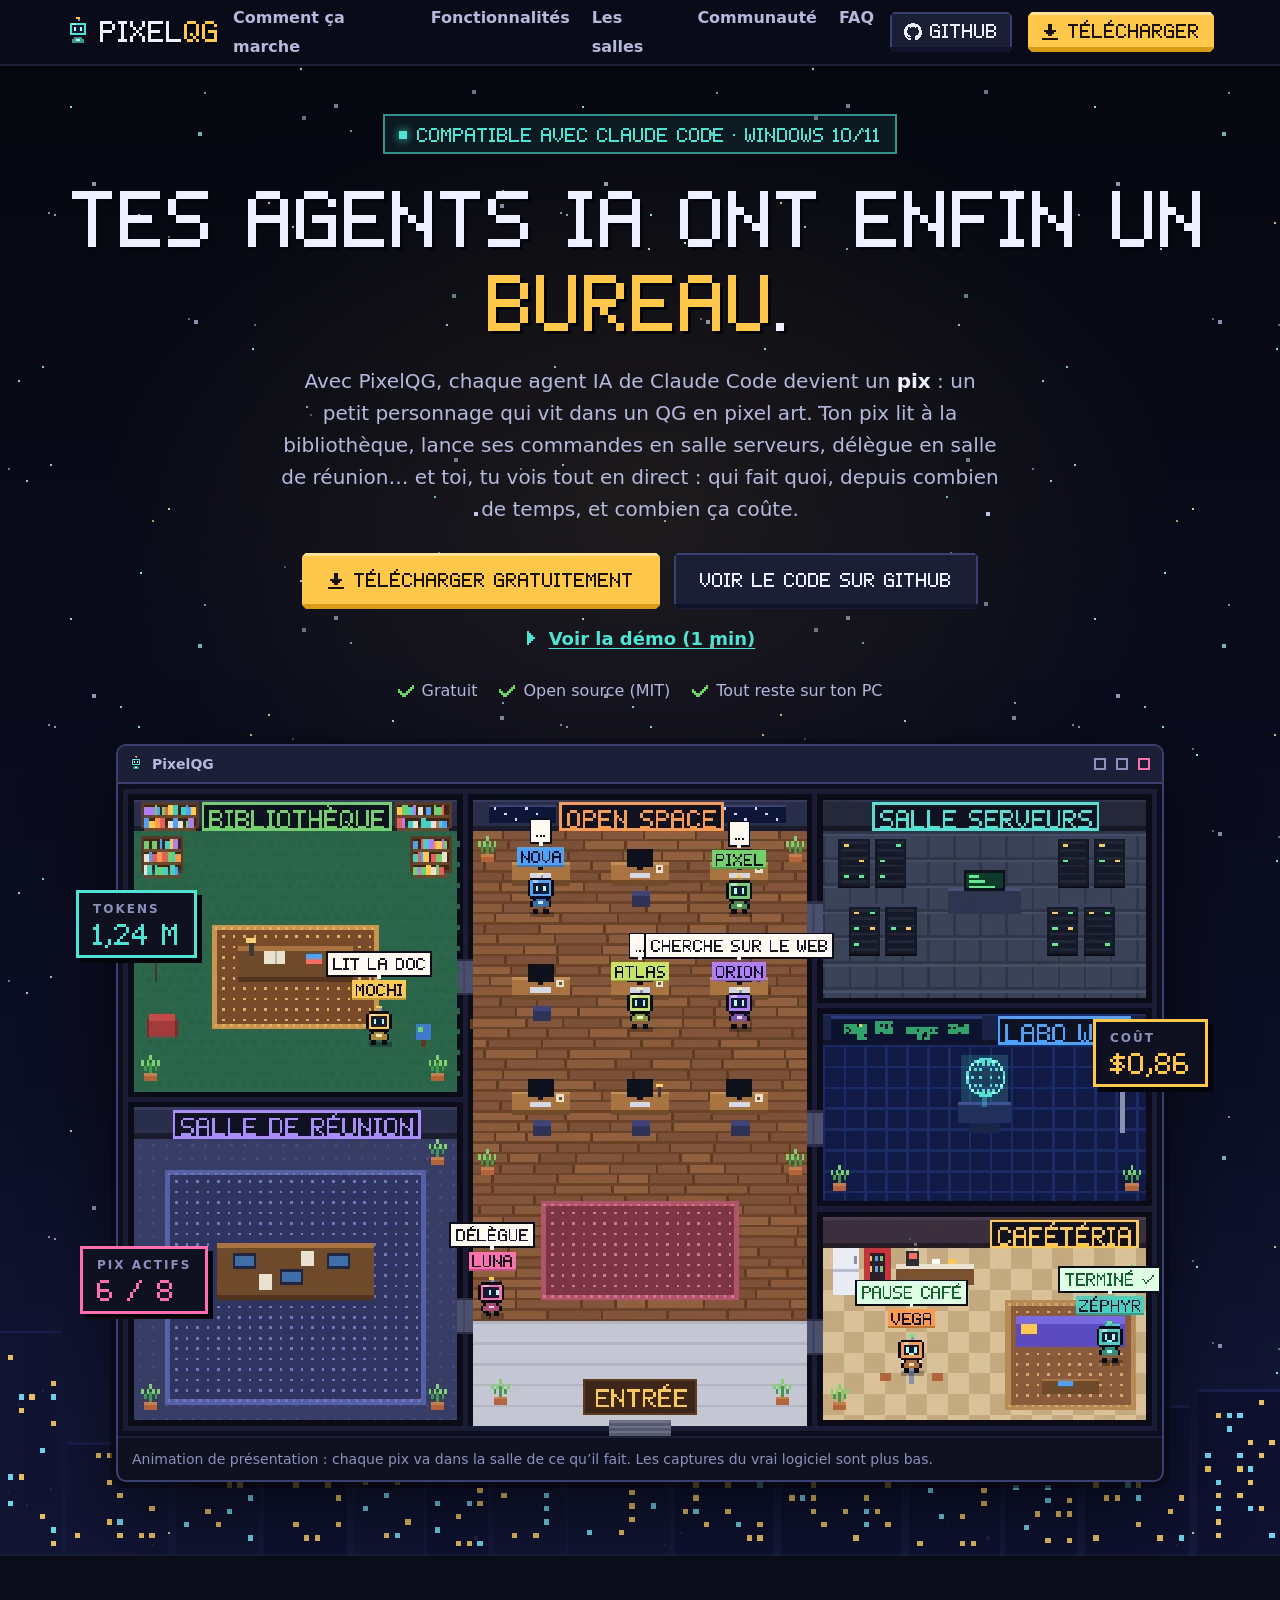
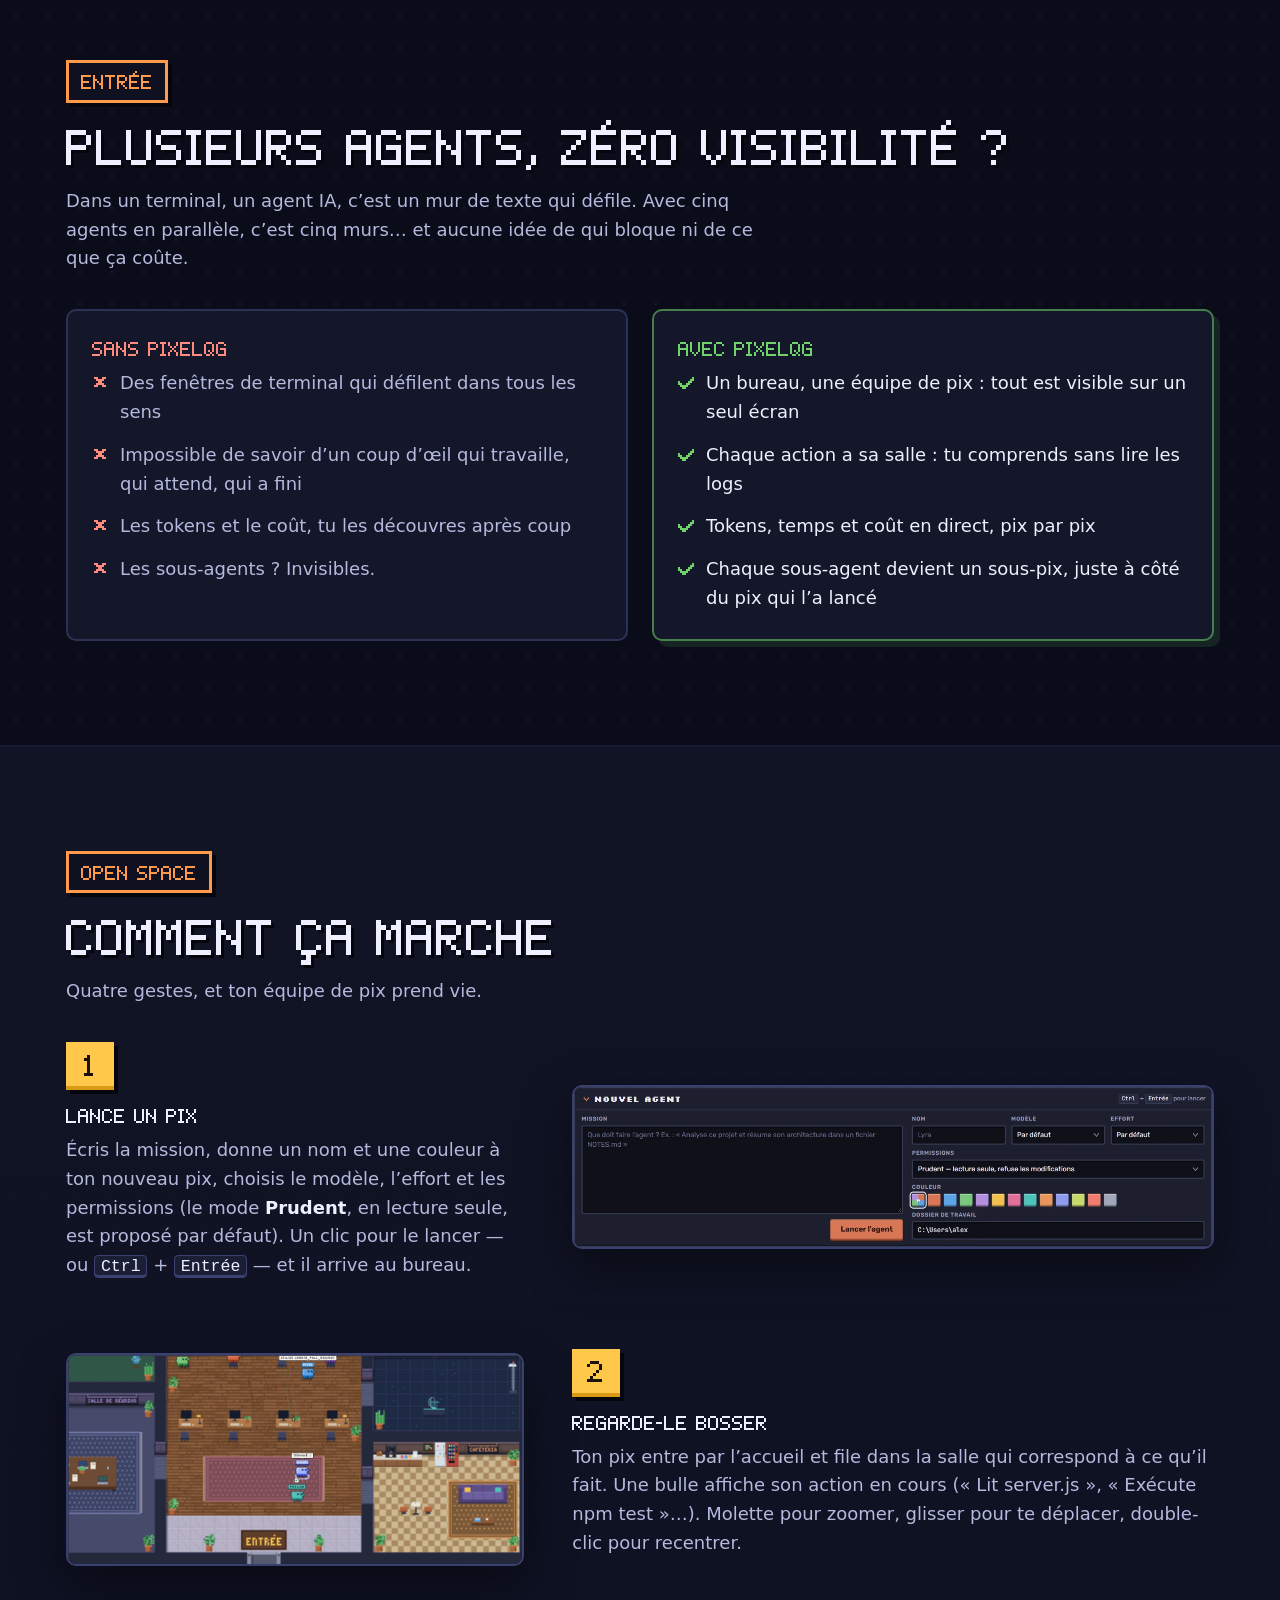
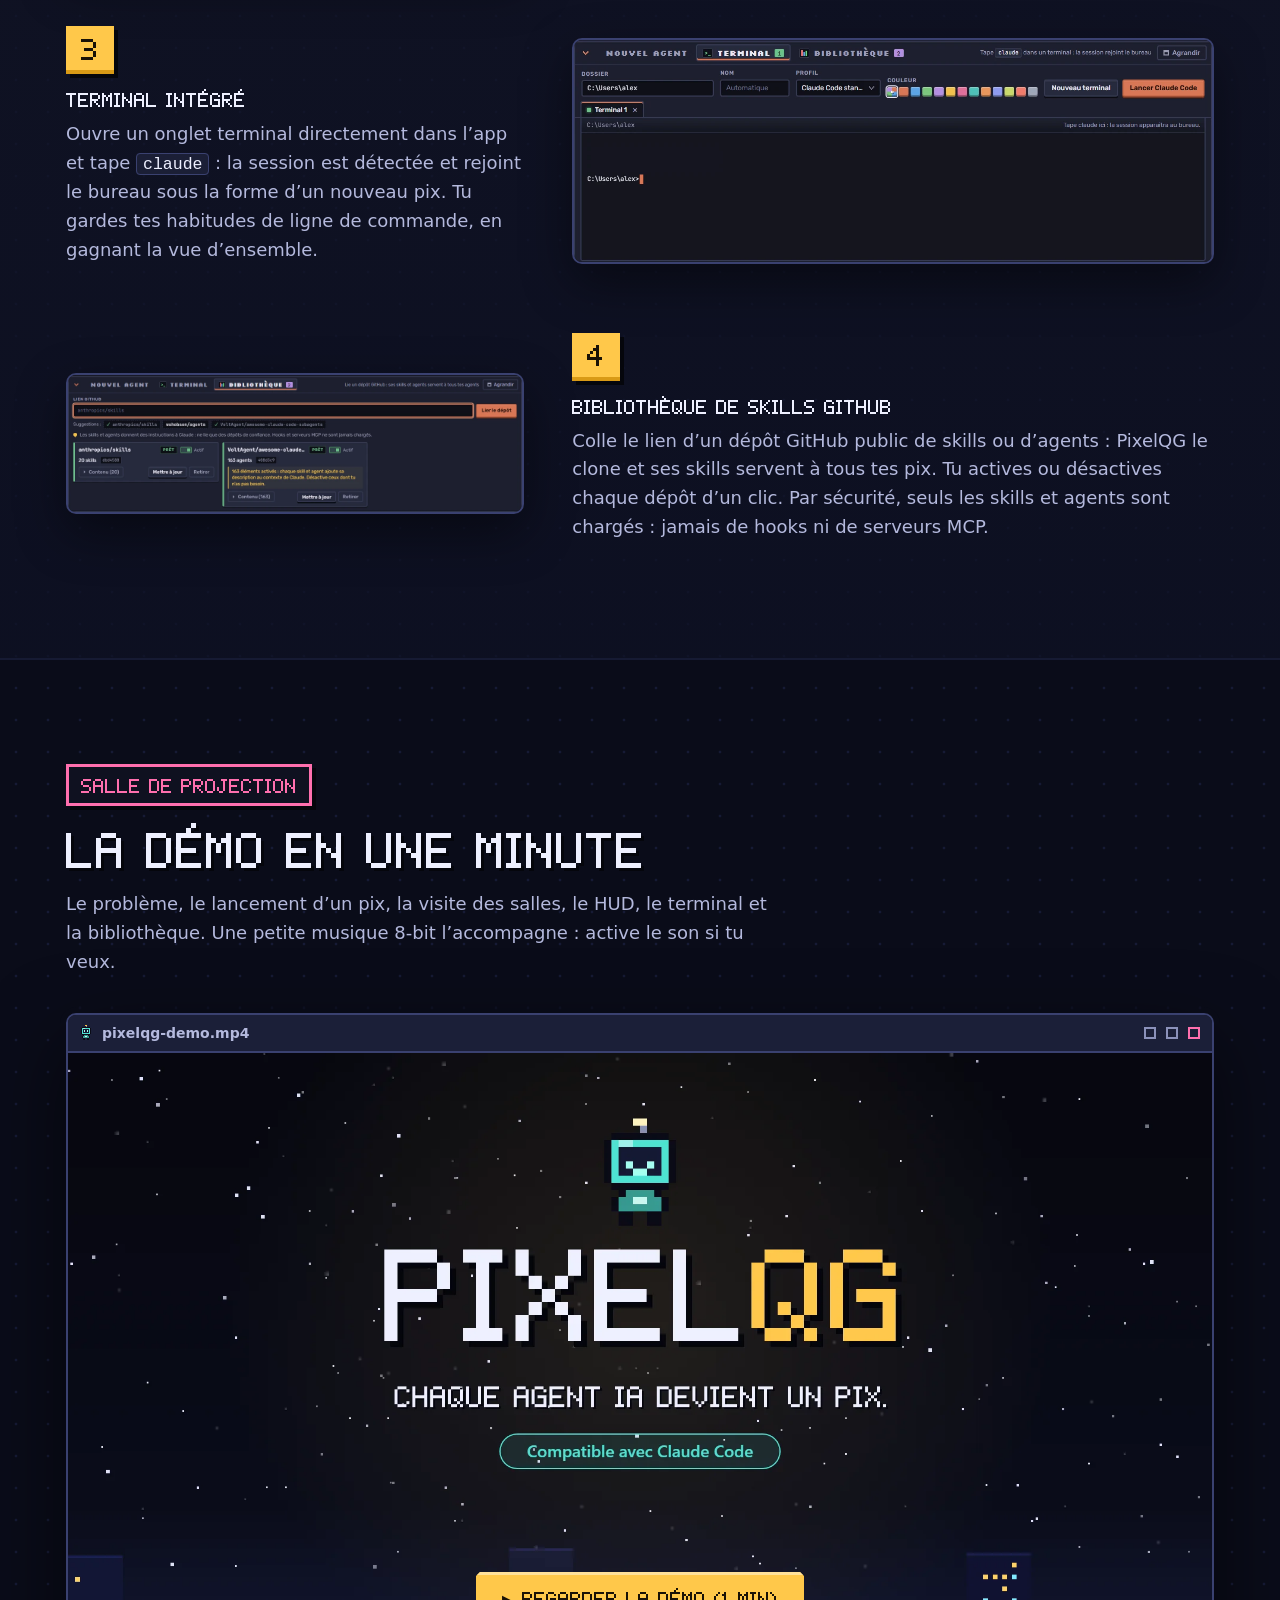
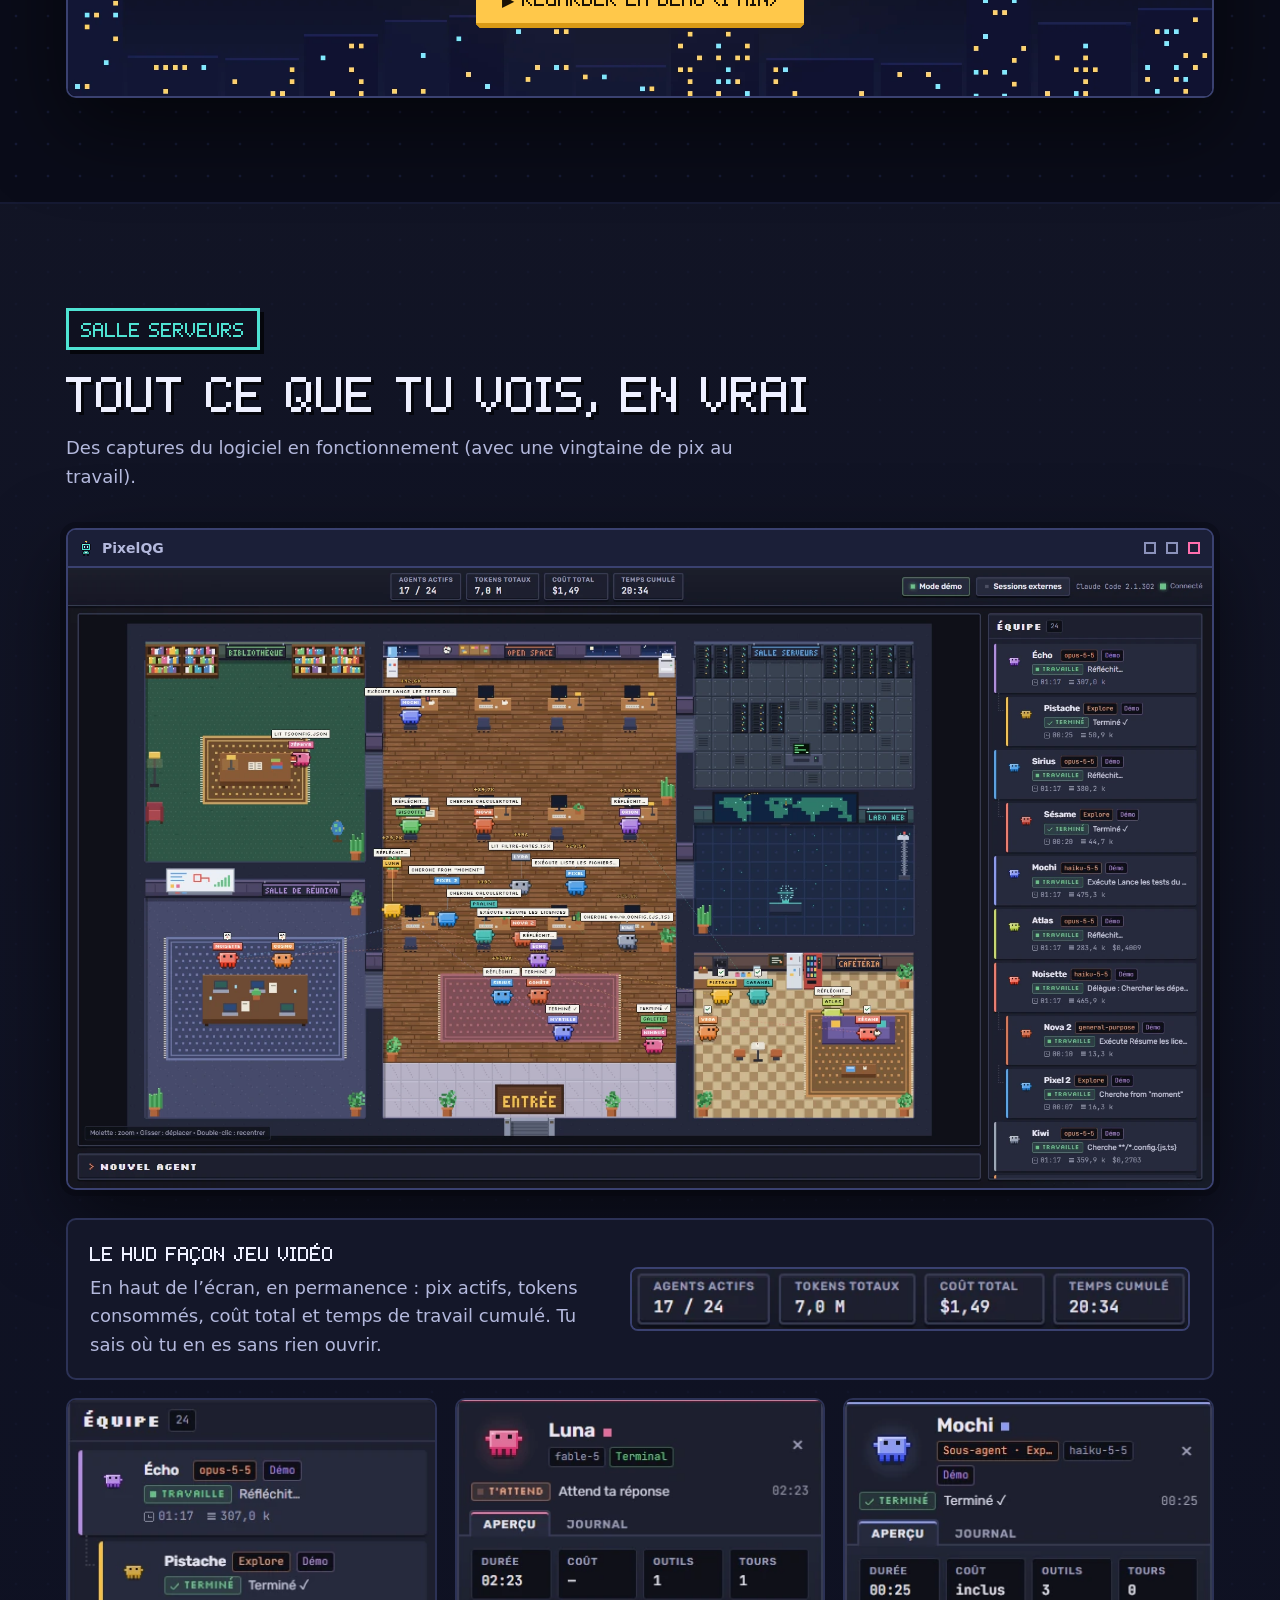
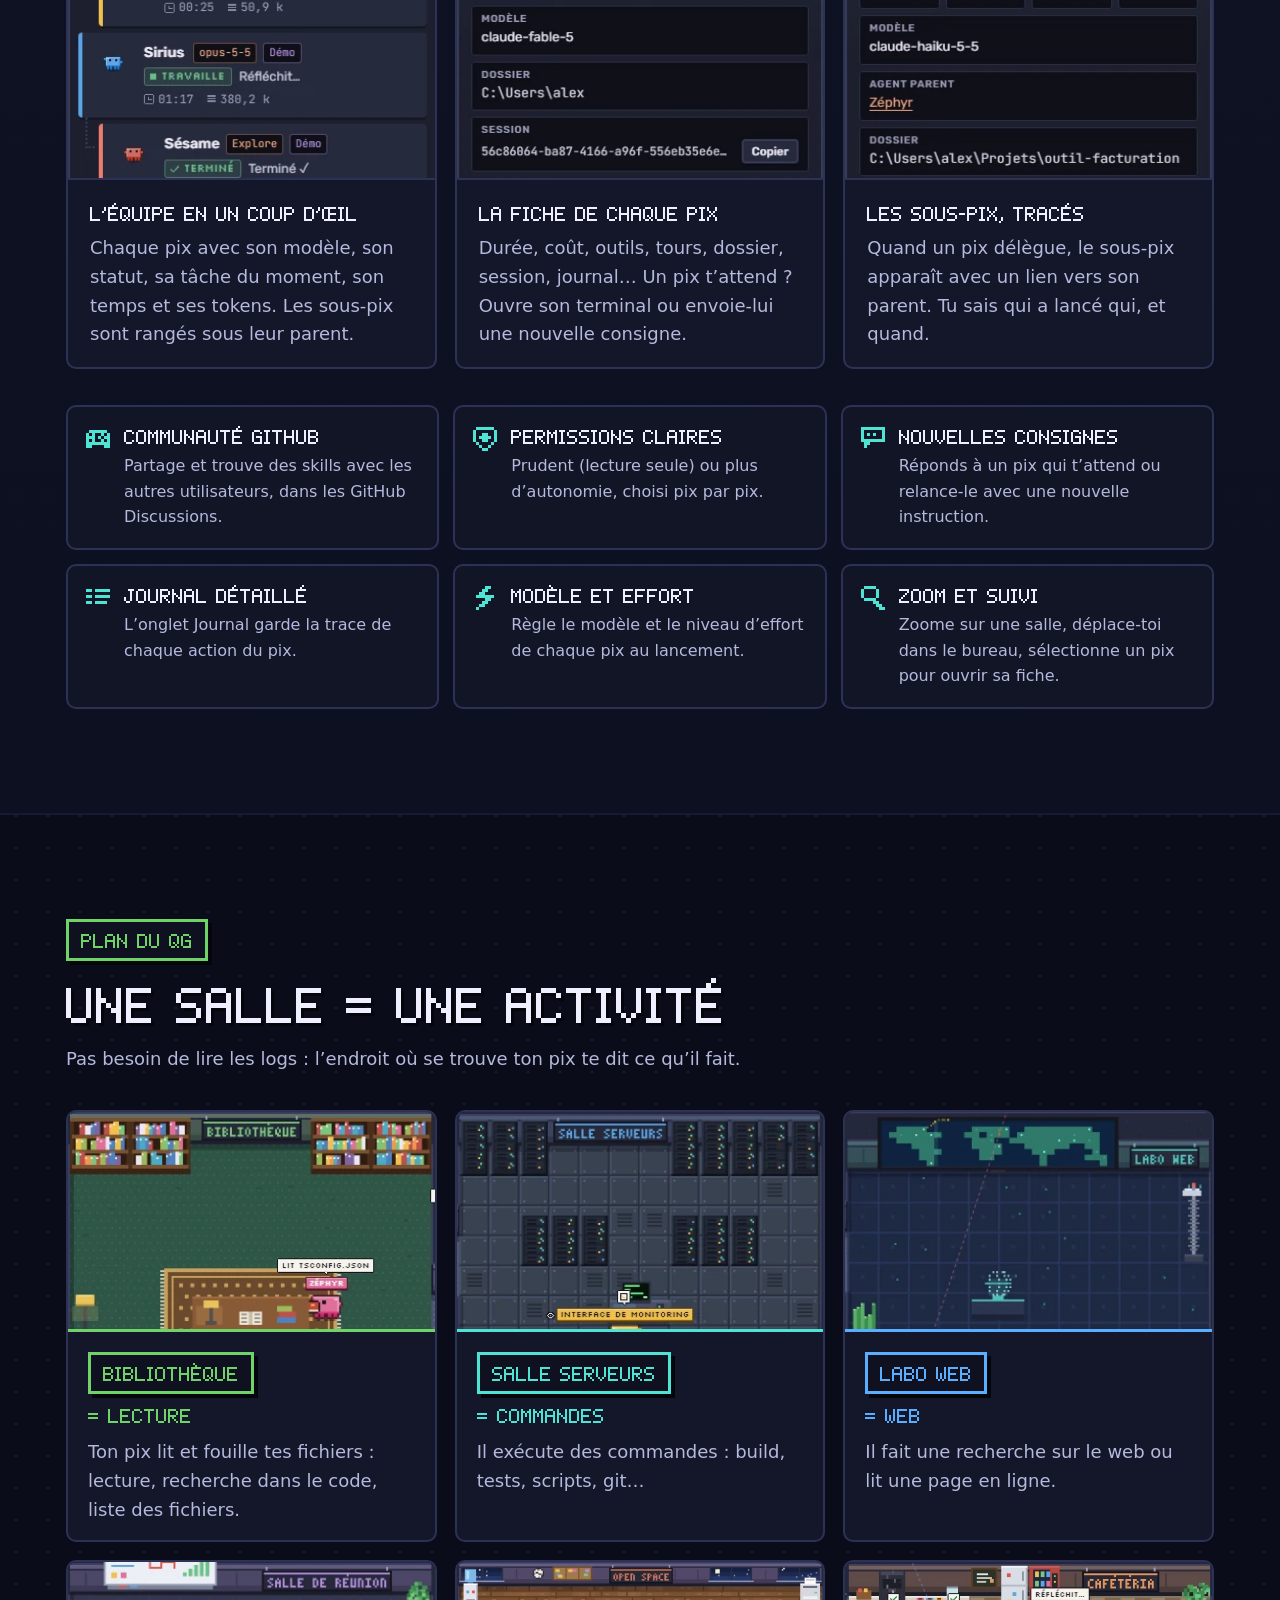
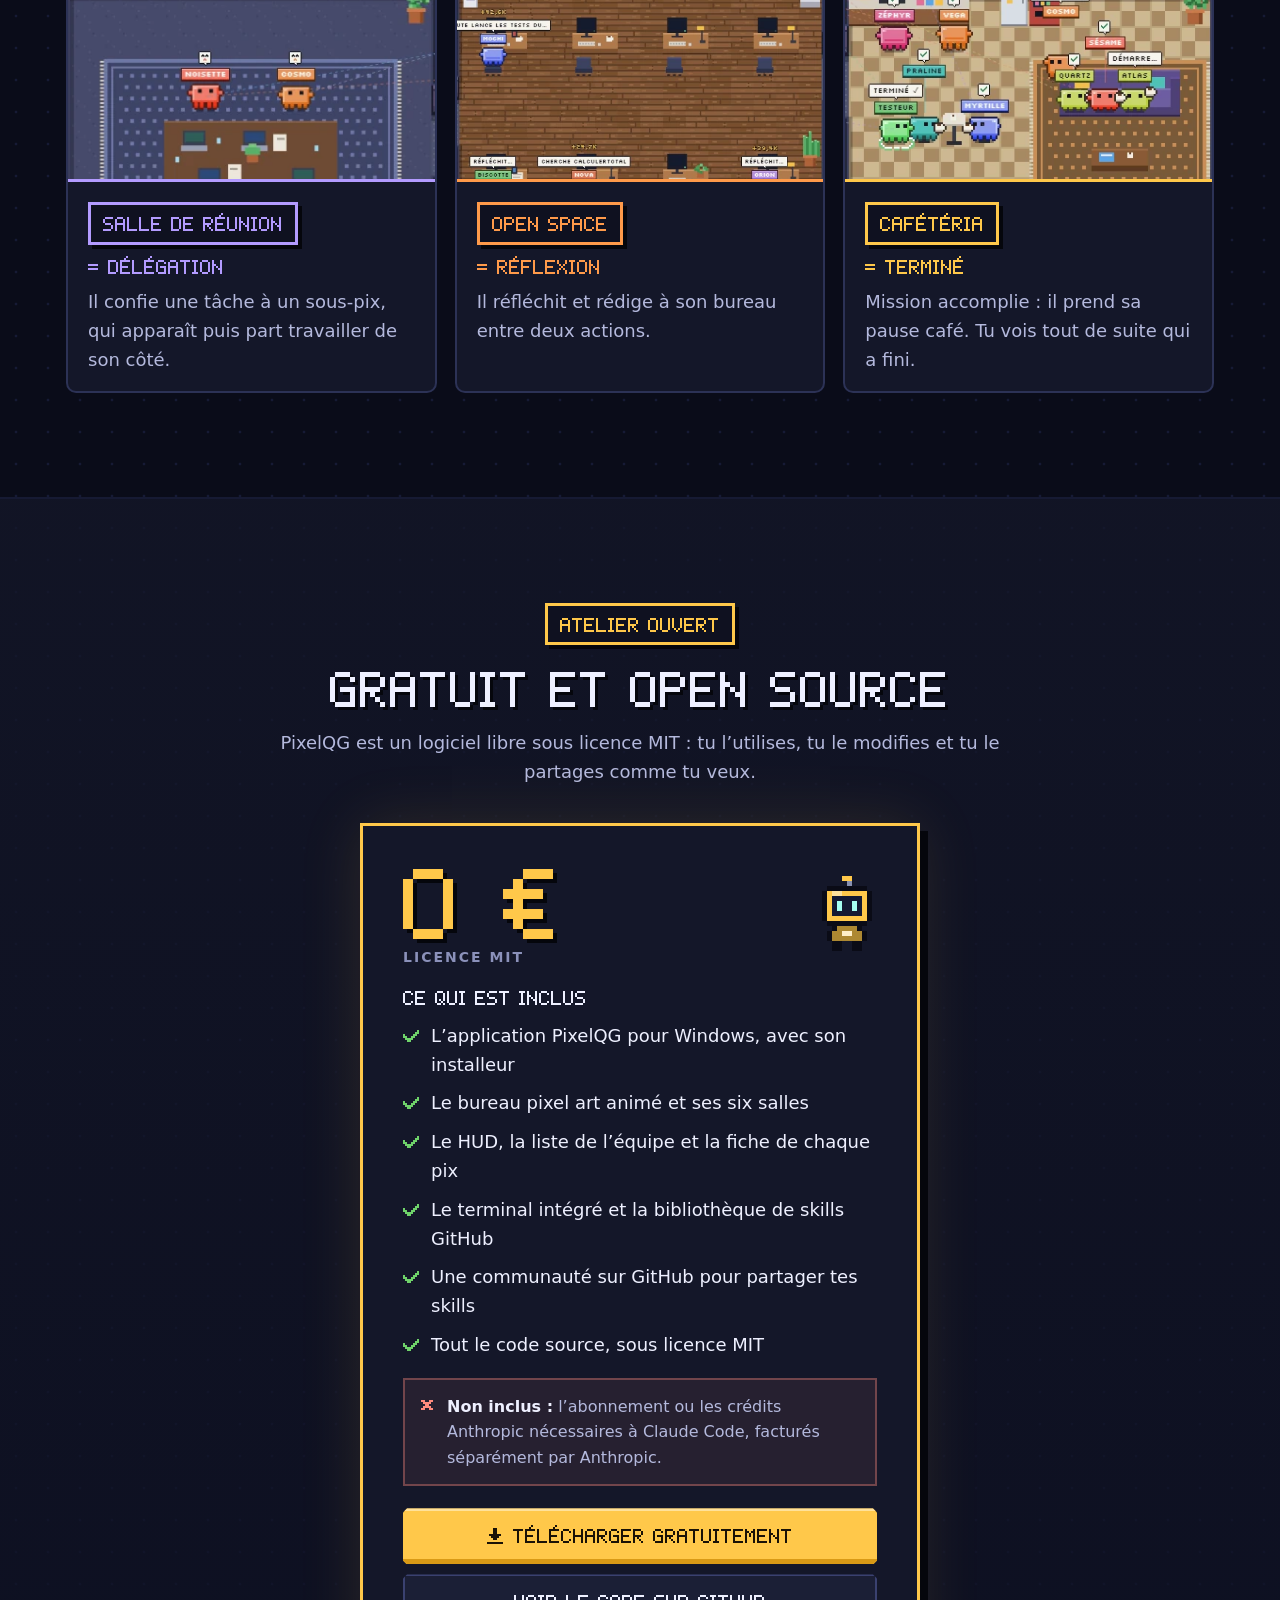
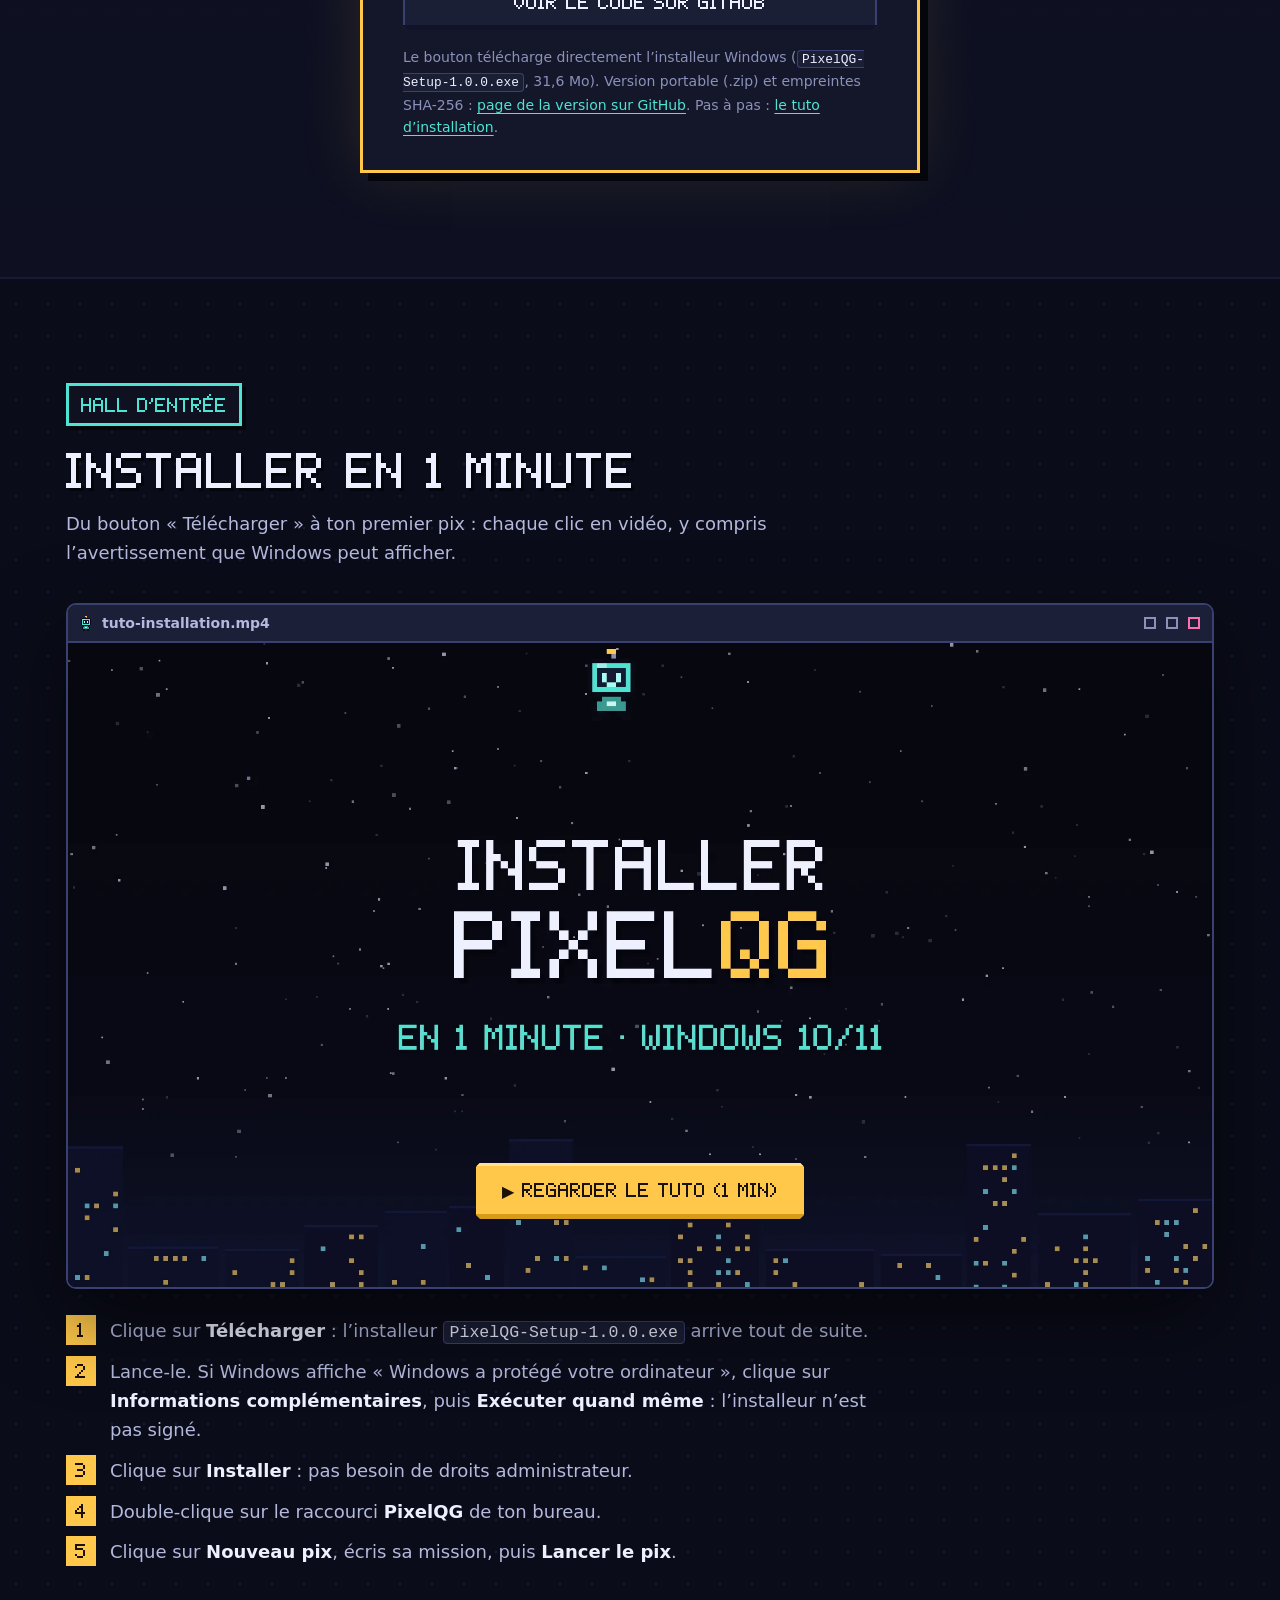
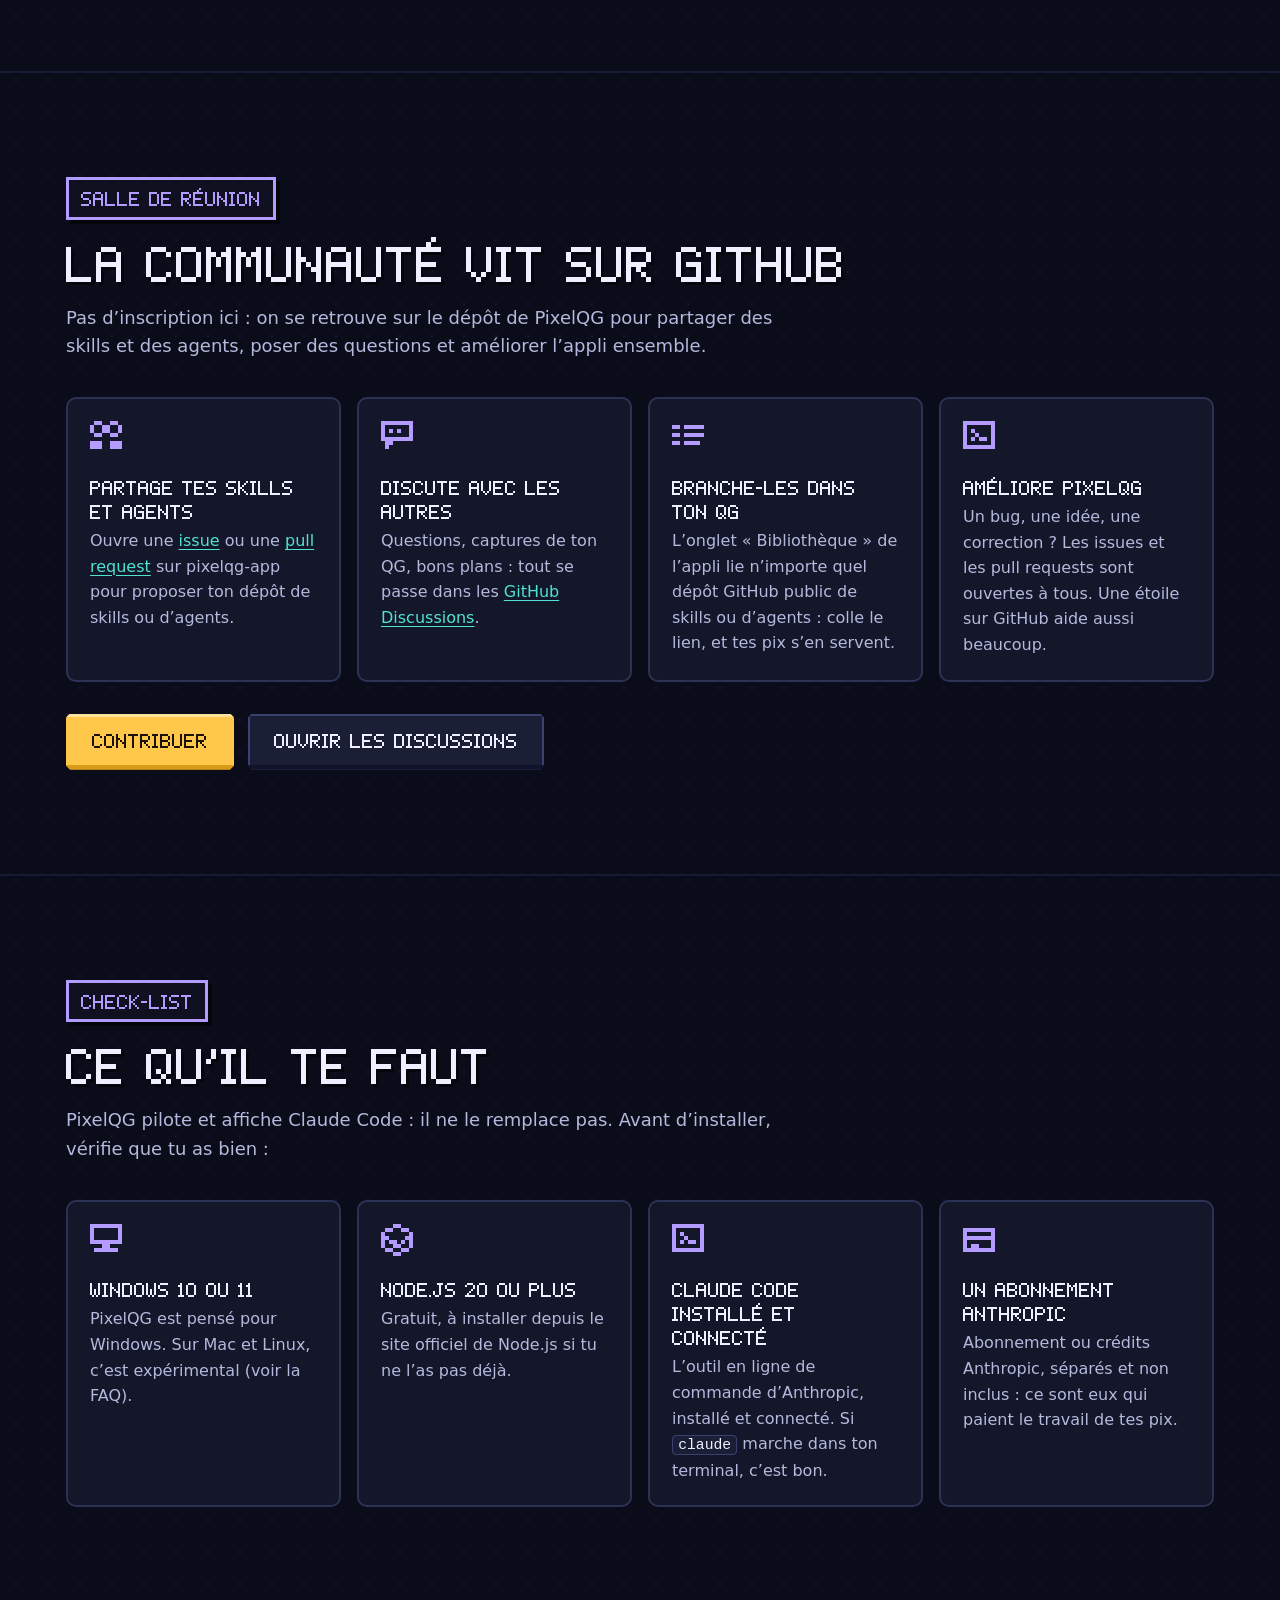
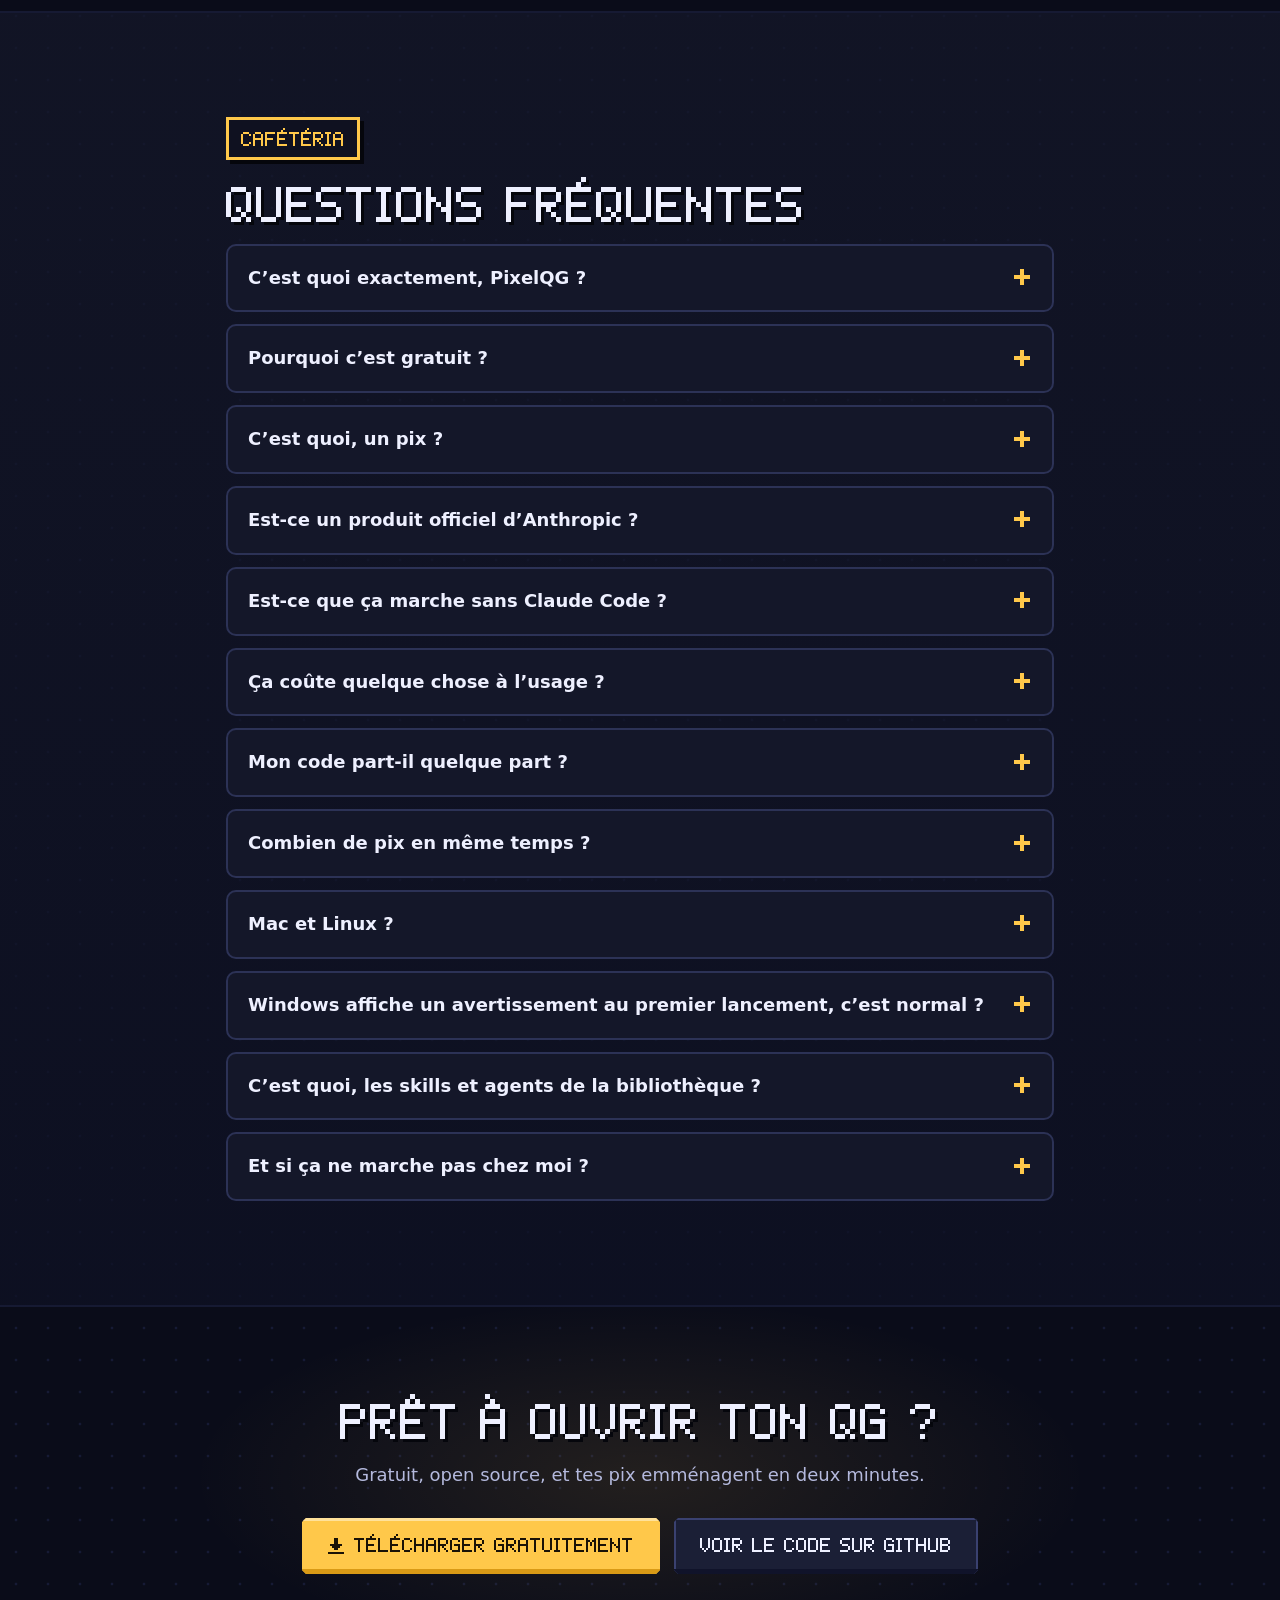
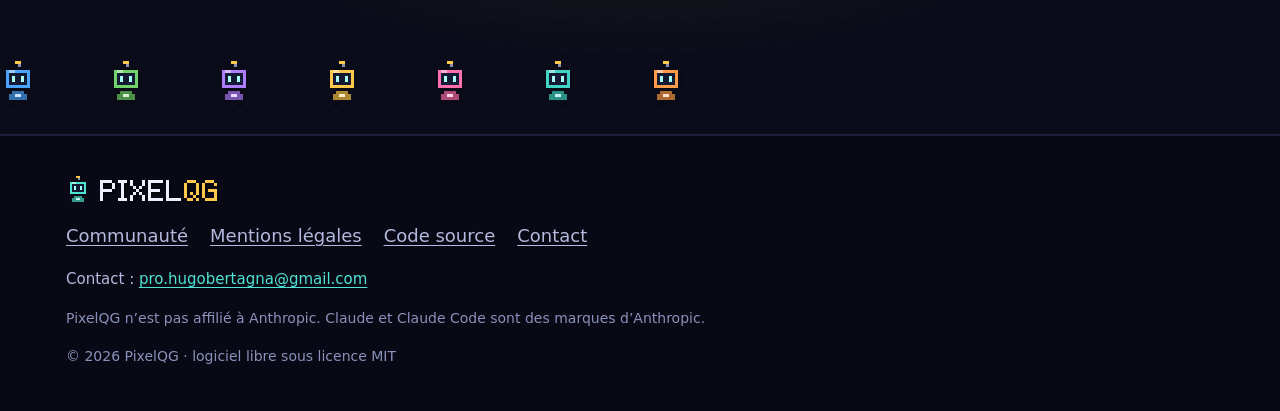
<file: index.html>
<!doctype html>
<html lang="fr">
<head>
<meta charset="utf-8">
<meta name="viewport" content="width=device-width, initial-scale=1">
<title>PixelQG — tes agents IA ont enfin un bureau</title>
<meta name="description" content="Avec PixelQG, chaque agent IA de Claude Code devient un pix : un petit personnage pixel art qui travaille dans un QG, avec une salle par activité et les tokens, le temps et le coût en direct. Application Windows gratuite et open source (licence MIT).">
<meta name="theme-color" content="#0a0c19">
<meta name="color-scheme" content="dark">
<!-- Réseaux sociaux : une fois le site en ligne, remplace og:image par l'adresse complète (https://ton-site/images/og-image.jpg). -->
<meta property="og:type" content="website">
<meta property="og:locale" content="fr_FR">
<meta property="og:title" content="PixelQG — tes agents IA ont enfin un bureau">
<meta property="og:description" content="Chaque agent IA de Claude Code devient un pix qui bosse dans un bureau en pixel art, avec tokens, temps et coût en direct. Gratuit et open source.">
<meta property="og:image" content="images/og-image.jpg">
<meta name="twitter:card" content="summary_large_image">
<link rel="icon" href="favicon.png" type="image/png">
<link rel="apple-touch-icon" href="apple-touch-icon.png">
<link rel="stylesheet" href="css/style.css">
<script src="config.js"></script>
<script src="js/main.js" defer></script>
</head>
<body>
<a class="skip" href="#contenu">Aller au contenu</a>

<header class="nav">
  <div class="wrap nav__in">
    <a class="logo" href="#top" aria-label="PixelQG — retour en haut de la page">
      <img class="px" src="images/bot-cyan.png" width="24" height="30" alt="">
      <span class="logo__txt" aria-hidden="true">PIXEL<span>QG</span></span>
    </a>
    <nav class="nav__nav" aria-label="Navigation principale">
      <ul class="nav__links">
        <li><a href="#comment">Comment ça marche</a></li>
        <li><a href="#fonctions">Fonctionnalités</a></li>
        <li><a href="#salles">Les salles</a></li>
        <li><a href="#communaute">Communauté</a></li>
        <li><a href="#faq">FAQ</a></li>
      </ul>
    </nav>
    <a class="btn btn--sm btn--ghost nav__gh" href="https://github.com/hugobertagna/pixelqg-app" target="_blank" rel="noopener" aria-label="PixelQG sur GitHub" data-gh-link>
      <svg class="ico ico--gh" viewBox="0 0 16 16" aria-hidden="true"><path d="M8 0C3.58 0 0 3.58 0 8c0 3.54 2.29 6.53 5.47 7.59.4.07.55-.17.55-.38 0-.19-.01-.82-.01-1.49-2.01.37-2.53-.49-2.69-.94-.09-.23-.48-.94-.82-1.13-.28-.15-.68-.52-.01-.53.63-.01 1.08.58 1.23.82.72 1.21 1.87.87 2.33.66.07-.52.28-.87.51-1.07-1.78-.2-3.64-.89-3.64-3.95 0-.87.31-1.59.82-2.15-.08-.2-.36-1.02.08-2.12 0 0 .67-.21 2.2.82.64-.18 1.32-.27 2-.27.68 0 1.36.09 2 .27 1.53-1.04 2.2-.82 2.2-.82.44 1.1.16 1.92.08 2.12.51.56.82 1.27.82 2.15 0 3.07-1.87 3.75-3.65 3.95.29.25.54.73.54 1.48 0 1.07-.01 1.93-.01 2.2 0 .21.15.46.55.38A8.01 8.01 0 0 0 16 8c0-4.42-3.58-8-8-8z"/></svg>
      <span class="nav__gh-label">GitHub</span>
      <span class="gh-stars" data-gh-stars hidden><svg class="ico" viewBox="0 0 8 8" aria-hidden="true"><path d="M3 0h2v2h2v1H6v1h1v3H6V6H5V5H3v1H2v1H1V4h1V3H1V2h2z"/></svg><span data-gh-count>0</span></span>
    </a>
    <a class="btn btn--sm nav__cta" href="https://github.com/hugobertagna/pixelqg-app/releases/download/v1.0.0/PixelQG-Setup-1.0.0.exe" data-download aria-label="Télécharger PixelQG"><svg class="ico" viewBox="0 0 8 8" aria-hidden="true"><path d="M3 0h2v1H3zM3 1h2v1H3zM3 2h2v1H3zM1 3h6v1H1zM2 4h4v1H2zM3 5h2v1H3zM0 7h8v1H0z"/></svg><span class="nav__cta-label">Télécharger</span></a>
  </div>
</header>

<main id="contenu">

<!-- ============ HERO ============ -->
<section class="hero" id="top" aria-labelledby="hero-titre">
  <div class="wrap hero__in">
    <p class="badge"><span class="badge__dot" aria-hidden="true"></span>Compatible avec Claude Code · Windows 10/11</p>
    <h1 id="hero-titre" class="h1">Tes agents IA ont enfin un <span class="hl">bureau</span>.</h1>
    <p class="lead">Avec PixelQG, chaque agent IA de Claude Code devient un <strong>pix</strong>&nbsp;: un petit personnage qui vit dans un QG en pixel art. Ton pix lit à la bibliothèque, lance ses commandes en salle serveurs, délègue en salle de réunion… et toi, tu vois tout en direct&nbsp;: qui fait quoi, depuis combien de temps, et combien ça coûte.</p>
    <div class="cta">
      <a class="btn btn--lg" href="https://github.com/hugobertagna/pixelqg-app/releases/download/v1.0.0/PixelQG-Setup-1.0.0.exe" data-download><svg class="ico" viewBox="0 0 8 8" aria-hidden="true"><path d="M3 0h2v1H3zM3 1h2v1H3zM3 2h2v1H3zM1 3h6v1H1zM2 4h4v1H2zM3 5h2v1H3zM0 7h8v1H0z"/></svg>Télécharger gratuitement</a>
      <a class="btn btn--lg btn--ghost" href="https://github.com/hugobertagna/pixelqg-app">Voir le code sur GitHub</a>
    </div>
    <p class="hero__demo"><a href="#demo"><svg class="ico" viewBox="0 0 8 8" aria-hidden="true"><path d="M1 0h1v1H1zM1 1h2v1H1zM1 2h3v1H1zM1 3h4v1H1zM1 4h3v1H1zM1 5h2v1H1zM1 6h1v1H1z"/></svg>Voir la démo (1&nbsp;min)</a></p>
    <ul class="ticks">
      <li><svg class="ico" viewBox="0 0 8 8" aria-hidden="true"><path d="M7 1h1v1H7zM6 2h2v1H6zM0 3h1v1H0zM5 3h2v1H5zM0 4h2v1H0zM4 4h2v1H4zM1 5h4v1H1zM2 6h2v1H2z"/></svg>Gratuit</li>
      <li><svg class="ico" viewBox="0 0 8 8" aria-hidden="true"><path d="M7 1h1v1H7zM6 2h2v1H6zM0 3h1v1H0zM5 3h2v1H5zM0 4h2v1H0zM4 4h2v1H4zM1 5h4v1H1zM2 6h2v1H2z"/></svg>Open source (MIT)</li>
      <li><svg class="ico" viewBox="0 0 8 8" aria-hidden="true"><path d="M7 1h1v1H7zM6 2h2v1H6zM0 3h1v1H0zM5 3h2v1H5zM0 4h2v1H0zM4 4h2v1H4zM1 5h4v1H1zM2 6h2v1H2z"/></svg>Tout reste sur ton PC</li>
    </ul>
  </div>

  <div class="wrap hero__stage">
    <figure class="win win--hero">
      <div class="win__bar" aria-hidden="true">
        <img class="px" src="images/bot-cyan.png" width="12" height="15" alt=""><span>PixelQG</span><i></i><i></i><i></i>
      </div>
      <video class="hero__video" autoplay muted loop playsinline preload="metadata" width="1200" height="750"
             poster="video/hero-loop-poster.webp" aria-describedby="hero-video-desc">
        <source src="video/hero-loop.mp4" type="video/mp4">
      </video>
      <figcaption id="hero-video-desc" class="win__cap">Animation de présentation&nbsp;: chaque pix va dans la salle de ce qu’il fait. Les captures du vrai logiciel sont plus bas.</figcaption>
    </figure>
    <div class="float float--a" aria-hidden="true"><span>Tokens</span><b>1,24 M</b></div>
    <div class="float float--b" aria-hidden="true"><span>Coût</span><b>$0,86</b></div>
    <div class="float float--c" aria-hidden="true"><span>Pix actifs</span><b>6 / 8</b></div>
  </div>
  <div class="skyline" aria-hidden="true"></div>
</section>

<!-- ============ PROBLÈME ============ -->
<section class="section" aria-labelledby="probleme-titre">
  <div class="wrap">
    <p class="sign" style="--c: var(--orange)" aria-hidden="true">Entrée</p>
    <h2 id="probleme-titre" class="h2">Plusieurs agents, zéro visibilité&nbsp;?</h2>
    <p class="sub">Dans un terminal, un agent IA, c’est un mur de texte qui défile. Avec cinq agents en parallèle, c’est cinq murs… et aucune idée de qui bloque ni de ce que ça coûte.</p>
    <div class="vs">
      <div class="vs__col vs__col--bad">
        <h3 class="h3">Sans PixelQG</h3>
        <ul>
          <li><svg class="ico" viewBox="0 0 8 8" aria-hidden="true"><path d="M1 1h2v1H1zM5 1h2v1H5zM2 2h4v1H2zM3 3h2v1H3zM2 4h4v1H2zM1 5h2v1H1zM5 5h2v1H5z"/></svg>Des fenêtres de terminal qui défilent dans tous les sens</li>
          <li><svg class="ico" viewBox="0 0 8 8" aria-hidden="true"><path d="M1 1h2v1H1zM5 1h2v1H5zM2 2h4v1H2zM3 3h2v1H3zM2 4h4v1H2zM1 5h2v1H1zM5 5h2v1H5z"/></svg>Impossible de savoir d’un coup d’œil qui travaille, qui attend, qui a fini</li>
          <li><svg class="ico" viewBox="0 0 8 8" aria-hidden="true"><path d="M1 1h2v1H1zM5 1h2v1H5zM2 2h4v1H2zM3 3h2v1H3zM2 4h4v1H2zM1 5h2v1H1zM5 5h2v1H5z"/></svg>Les tokens et le coût, tu les découvres après coup</li>
          <li><svg class="ico" viewBox="0 0 8 8" aria-hidden="true"><path d="M1 1h2v1H1zM5 1h2v1H5zM2 2h4v1H2zM3 3h2v1H3zM2 4h4v1H2zM1 5h2v1H1zM5 5h2v1H5z"/></svg>Les sous-agents&nbsp;? Invisibles.</li>
        </ul>
      </div>
      <div class="vs__col vs__col--good">
        <h3 class="h3">Avec PixelQG</h3>
        <ul>
          <li><svg class="ico" viewBox="0 0 8 8" aria-hidden="true"><path d="M7 1h1v1H7zM6 2h2v1H6zM0 3h1v1H0zM5 3h2v1H5zM0 4h2v1H0zM4 4h2v1H4zM1 5h4v1H1zM2 6h2v1H2z"/></svg>Un bureau, une équipe de pix&nbsp;: tout est visible sur un seul écran</li>
          <li><svg class="ico" viewBox="0 0 8 8" aria-hidden="true"><path d="M7 1h1v1H7zM6 2h2v1H6zM0 3h1v1H0zM5 3h2v1H5zM0 4h2v1H0zM4 4h2v1H4zM1 5h4v1H1zM2 6h2v1H2z"/></svg>Chaque action a sa salle&nbsp;: tu comprends sans lire les logs</li>
          <li><svg class="ico" viewBox="0 0 8 8" aria-hidden="true"><path d="M7 1h1v1H7zM6 2h2v1H6zM0 3h1v1H0zM5 3h2v1H5zM0 4h2v1H0zM4 4h2v1H4zM1 5h4v1H1zM2 6h2v1H2z"/></svg>Tokens, temps et coût en direct, pix par pix</li>
          <li><svg class="ico" viewBox="0 0 8 8" aria-hidden="true"><path d="M7 1h1v1H7zM6 2h2v1H6zM0 3h1v1H0zM5 3h2v1H5zM0 4h2v1H0zM4 4h2v1H4zM1 5h4v1H1zM2 6h2v1H2z"/></svg>Chaque sous-agent devient un sous-pix, juste à côté du pix qui l’a lancé</li>
        </ul>
      </div>
    </div>
  </div>
</section>

<!-- ============ COMMENT ÇA MARCHE ============ -->
<section class="section section--alt" id="comment" aria-labelledby="comment-titre">
  <div class="wrap">
    <p class="sign" style="--c: var(--orange)" aria-hidden="true">Open space</p>
    <h2 id="comment-titre" class="h2">Comment ça marche</h2>
    <p class="sub">Quatre gestes, et ton équipe de pix prend vie.</p>
    <ol class="steps">
      <li class="step">
        <div class="step__txt">
          <span class="step__n" aria-hidden="true">1</span>
          <h3 class="h3">Lance un pix</h3>
          <p>Écris la mission, donne un nom et une couleur à ton nouveau pix, choisis le modèle, l’effort et les permissions (le mode <strong>Prudent</strong>, en lecture seule, est proposé par défaut). Un clic pour le lancer — ou <kbd>Ctrl</kbd>&nbsp;+&nbsp;<kbd>Entrée</kbd> — et il arrive au bureau.</p>
        </div>
        <figure class="shot"><img src="images/launch-form.webp" width="1196" height="300" loading="lazy" decoding="async" alt="Le panneau « Nouvel agent » : champ Mission, nom, modèle, effort, permissions « Prudent — lecture seule », couleurs et dossier de travail, avec le bouton « Lancer l’agent »."></figure>
      </li>
      <li class="step">
        <div class="step__txt">
          <span class="step__n" aria-hidden="true">2</span>
          <h3 class="h3">Regarde-le bosser</h3>
          <p>Ton pix entre par l’accueil et file dans la salle qui correspond à ce qu’il fait. Une bulle affiche son action en cours («&nbsp;Lit server.js&nbsp;», «&nbsp;Exécute npm test&nbsp;»…). Molette pour zoomer, glisser pour te déplacer, double-clic pour recentrer.</p>
        </div>
        <figure class="shot"><img src="images/follow-office.webp" width="1194" height="548" loading="lazy" decoding="async" alt="Vue zoomée du bureau : l’open space avec deux pix sur le tapis, l’un marqué « Terminé », la salle de réunion à gauche et la cafétéria à droite."></figure>
      </li>
      <li class="step">
        <div class="step__txt">
          <span class="step__n" aria-hidden="true">3</span>
          <h3 class="h3">Terminal intégré</h3>
          <p>Ouvre un onglet terminal directement dans l’app et tape <code>claude</code>&nbsp;: la session est détectée et rejoint le bureau sous la forme d’un nouveau pix. Tu gardes tes habitudes de ligne de commande, en gagnant la vue d’ensemble.</p>
        </div>
        <figure class="shot"><img src="images/terminal.webp" width="1196" height="416" loading="lazy" decoding="async" alt="L’onglet Terminal de PixelQG : dossier, nom, profil, couleur, boutons « Nouveau terminal » et « Lancer Claude Code », et une invite de commande prête."></figure>
      </li>
      <li class="step">
        <div class="step__txt">
          <span class="step__n" aria-hidden="true">4</span>
          <h3 class="h3">Bibliothèque de skills GitHub</h3>
          <p>Colle le lien d’un dépôt GitHub public de skills ou d’agents&nbsp;: PixelQG le clone et ses skills servent à tous tes pix. Tu actives ou désactives chaque dépôt d’un clic. Par sécurité, seuls les skills et agents sont chargés&nbsp;: jamais de hooks ni de serveurs MCP.</p>
        </div>
        <figure class="shot"><img src="images/library.webp" width="1196" height="360" loading="lazy" decoding="async" alt="L’onglet Bibliothèque : un champ « Lien GitHub », le bouton « Lier le dépôt » et deux dépôts liés marqués « Prêt » (20 skills et 163 agents)."></figure>
      </li>
    </ol>
  </div>
</section>

<!-- ============ DÉMO ============ -->
<section class="section" id="demo" aria-labelledby="demo-titre">
  <div class="wrap">
    <p class="sign" style="--c: var(--pink)" aria-hidden="true">Salle de projection</p>
    <h2 id="demo-titre" class="h2">La démo en une minute</h2>
    <p class="sub">Le problème, le lancement d’un pix, la visite des salles, le HUD, le terminal et la bibliothèque. Une petite musique 8-bit l’accompagne&nbsp;: active le son si tu veux.</p>
    <figure class="win win--video">
      <div class="win__bar" aria-hidden="true"><img class="px" src="images/bot-cyan.png" width="12" height="15" alt=""><span>pixelqg-demo.mp4</span><i></i><i></i><i></i></div>
      <video controls preload="none" playsinline width="1920" height="1080" poster="video/pixelqg-demo-poster.webp">
        <source src="video/pixelqg-demo.mp4" type="video/mp4">
        Ton navigateur ne lit pas cette vidéo&nbsp;: <a href="video/pixelqg-demo.mp4">télécharge-la ici</a>.
      </video>
    </figure>
  </div>
</section>

<!-- ============ FONCTIONNALITÉS ============ -->
<section class="section section--alt" id="fonctions" aria-labelledby="fonctions-titre">
  <div class="wrap">
    <p class="sign" style="--c: var(--cyan)" aria-hidden="true">Salle serveurs</p>
    <h2 id="fonctions-titre" class="h2">Tout ce que tu vois, en vrai</h2>
    <p class="sub">Des captures du logiciel en fonctionnement (avec une vingtaine de pix au travail).</p>
    <figure class="win win--shot">
      <div class="win__bar" aria-hidden="true"><img class="px" src="images/bot-cyan.png" width="12" height="15" alt=""><span>PixelQG</span><i></i><i></i><i></i></div>
      <img src="images/app-full.webp" width="1920" height="1040" loading="lazy" decoding="async" alt="L’écran principal de PixelQG : le HUD en haut (17 pix actifs sur 24, 7,0 M de tokens, 1,49 $, 20 min 34 cumulées), le bureau pixel art avec ses six salles remplies de pix, et la liste de l’équipe à droite.">
    </figure>

    <div class="bento">
      <article class="card card--wide">
        <div class="card__txt">
          <h3 class="h3">Le HUD façon jeu vidéo</h3>
          <p>En haut de l’écran, en permanence&nbsp;: pix actifs, tokens consommés, coût total et temps de travail cumulé. Tu sais où tu en es sans rien ouvrir.</p>
        </div>
        <img class="card__img card__img--hud" src="images/hud.webp" width="500" height="54" loading="lazy" decoding="async" alt="Le HUD : Agents actifs 17 / 24, Tokens totaux 7,0 M, Coût total 1,49 $, Temps cumulé 20:34.">
      </article>
      <article class="card">
        <img class="card__img card__img--tall" src="images/roster.webp" width="358" height="948" loading="lazy" decoding="async" alt="La liste de l’équipe : chaque pix avec son modèle, son statut (Travaille, Terminé), sa tâche en cours, son temps et ses tokens ; les sous-pix sont indentés sous leur parent.">
        <div class="card__txt">
          <h3 class="h3">L’équipe en un coup d’œil</h3>
          <p>Chaque pix avec son modèle, son statut, sa tâche du moment, son temps et ses tokens. Les sous-pix sont rangés sous leur parent.</p>
        </div>
      </article>
      <article class="card">
        <img class="card__img card__img--tall" src="images/agent-card.webp" width="360" height="552" loading="lazy" decoding="async" alt="La fiche du pix Luna, statut « T’attend » : durée, coût, outils, tours, modèle, dossier, session, horaires, jauge de tokens et boutons « Arrêter » et « Voir son terminal ».">
        <div class="card__txt">
          <h3 class="h3">La fiche de chaque pix</h3>
          <p>Durée, coût, outils, tours, dossier, session, journal… Un pix t’attend&nbsp;? Ouvre son terminal ou envoie-lui une nouvelle consigne.</p>
        </div>
      </article>
      <article class="card">
        <img class="card__img card__img--tall" src="images/subagent-card.webp" width="360" height="572" loading="lazy" decoding="async" alt="La fiche du sous-pix Mochi, marqué « Terminé » : on voit son pix parent, Zéphyr, son dossier de travail et ses horaires.">
        <div class="card__txt">
          <h3 class="h3">Les sous-pix, tracés</h3>
          <p>Quand un pix délègue, le sous-pix apparaît avec un lien vers son parent. Tu sais qui a lancé qui, et quand.</p>
        </div>
      </article>
    </div>

    <ul class="minis">
      <li><svg class="ico" viewBox="0 0 8 8" aria-hidden="true"><path d="M1 1h6v1H1zM0 2h1v1H0zM2 2h1v1H2zM5 2h1v1H5zM7 2h1v1H7zM0 3h3v1H0zM4 3h1v1H4zM6 3h2v1H6zM0 4h1v1H0zM2 4h1v1H2zM5 4h1v1H5zM7 4h1v1H7zM0 5h8v1H0zM0 6h2v1H0zM6 6h2v1H6z"/></svg><div><h3 class="h4">Communauté GitHub</h3><p>Partage et trouve des skills avec les autres utilisateurs, dans les GitHub Discussions.</p></div></li>
      <li><svg class="ico" viewBox="0 0 8 8" aria-hidden="true"><path d="M1 0h6v1H1zM0 1h1v1H0zM7 1h1v1H7zM0 2h1v1H0zM3 2h2v1H3zM7 2h1v1H7zM0 3h1v1H0zM2 3h4v1H2zM7 3h1v1H7zM0 4h1v1H0zM3 4h2v1H3zM7 4h1v1H7zM1 5h1v1H1zM6 5h1v1H6zM2 6h1v1H2zM5 6h1v1H5zM3 7h2v1H3z"/></svg><div><h3 class="h4">Permissions claires</h3><p>Prudent (lecture seule) ou plus d’autonomie, choisi pix par pix.</p></div></li>
      <li><svg class="ico" viewBox="0 0 8 8" aria-hidden="true"><path d="M0 0h8v1H0zM0 1h1v1H0zM7 1h1v1H7zM0 2h1v1H0zM2 2h1v1H2zM4 2h1v1H4zM7 2h1v1H7zM0 3h1v1H0zM7 3h1v1H7zM0 4h8v1H0zM1 5h2v1H1zM1 6h1v1H1z"/></svg><div><h3 class="h4">Nouvelles consignes</h3><p>Réponds à un pix qui t’attend ou relance-le avec une nouvelle instruction.</p></div></li>
      <li><svg class="ico" viewBox="0 0 8 8" aria-hidden="true"><path d="M0 1h2v1H0zM3 1h5v1H3zM0 3h2v1H0zM3 3h5v1H3zM0 5h2v1H0zM3 5h4v1H3z"/></svg><div><h3 class="h4">Journal détaillé</h3><p>L’onglet Journal garde la trace de chaque action du pix.</p></div></li>
      <li><svg class="ico" viewBox="0 0 8 8" aria-hidden="true"><path d="M4 0h2v1H4zM3 1h2v1H3zM2 2h2v1H2zM1 3h6v1H1zM4 4h2v1H4zM3 5h2v1H3zM2 6h2v1H2zM1 7h1v1H1z"/></svg><div><h3 class="h4">Modèle et effort</h3><p>Règle le modèle et le niveau d’effort de chaque pix au lancement.</p></div></li>
      <li><svg class="ico" viewBox="0 0 8 8" aria-hidden="true"><path d="M1 0h4v1H1zM0 1h1v1H0zM5 1h1v1H5zM0 2h1v1H0zM5 2h1v1H5zM0 3h1v1H0zM5 3h1v1H5zM1 4h4v1H1zM4 5h2v1H4zM5 6h2v1H5zM6 7h2v1H6z"/></svg><div><h3 class="h4">Zoom et suivi</h3><p>Zoome sur une salle, déplace-toi dans le bureau, sélectionne un pix pour ouvrir sa fiche.</p></div></li>
    </ul>
  </div>
</section>

<!-- ============ LES SALLES ============ -->
<section class="section" id="salles" aria-labelledby="salles-titre">
  <div class="wrap">
    <p class="sign" style="--c: var(--green)" aria-hidden="true">Plan du QG</p>
    <h2 id="salles-titre" class="h2">Une salle = une activité</h2>
    <p class="sub">Pas besoin de lire les logs&nbsp;: l’endroit où se trouve ton pix te dit ce qu’il fait.</p>
    <ul class="rooms">
      <li class="room" style="--c: var(--green)">
        <img src="images/room-bibliotheque.webp" width="374" height="374" loading="lazy" decoding="async" alt="La bibliothèque : étagères colorées, table de lecture et un pix qui « Lit tsconfig.json ».">
        <div class="room__body"><h3 class="sign">Bibliothèque</h3><p class="room__act">= lecture</p><p>Ton pix lit et fouille tes fichiers&nbsp;: lecture, recherche dans le code, liste des fichiers.</p></div>
      </li>
      <li class="room" style="--c: var(--cyan)">
        <img src="images/room-serveurs.webp" width="350" height="236" loading="lazy" decoding="async" alt="La salle serveurs : baies de serveurs et une console où un pix travaille sur une « Interface de monitoring ».">
        <div class="room__body"><h3 class="sign">Salle serveurs</h3><p class="room__act">= commandes</p><p>Il exécute des commandes&nbsp;: build, tests, scripts, git…</p></div>
      </li>
      <li class="room" style="--c: var(--blue)">
        <img src="images/room-labo.webp" width="350" height="232" loading="lazy" decoding="async" alt="Le labo web : un grand écran avec une carte du monde et un globe en hologramme.">
        <div class="room__body"><h3 class="sign">Labo web</h3><p class="room__act">= web</p><p>Il fait une recherche sur le web ou lit une page en ligne.</p></div>
      </li>
      <li class="room" style="--c: var(--violet)">
        <img src="images/room-reunion.webp" width="374" height="404" loading="lazy" decoding="async" alt="La salle de réunion : deux pix autour de la grande table, en pleine délégation.">
        <div class="room__body"><h3 class="sign">Salle de réunion</h3><p class="room__act">= délégation</p><p>Il confie une tâche à un sous-pix, qui apparaît puis part travailler de son côté.</p></div>
      </li>
      <li class="room" style="--c: var(--orange)">
        <img src="images/room-openspace.webp" width="496" height="520" loading="lazy" decoding="async" alt="L’open space : des bureaux avec écrans et de nombreux pix, chacun avec une bulle comme « Réfléchit… » ou « Cherche calculerTotal ».">
        <div class="room__body"><h3 class="sign">Open space</h3><p class="room__act">= réflexion</p><p>Il réfléchit et rédige à son bureau entre deux actions.</p></div>
      </li>
      <li class="room" style="--c: var(--amber)">
        <img src="images/room-cafeteria.webp" width="390" height="296" loading="lazy" decoding="async" alt="La cafétéria : des pix marqués « Terminé » autour de la table et sur le canapé.">
        <div class="room__body"><h3 class="sign">Cafétéria</h3><p class="room__act">= terminé</p><p>Mission accomplie&nbsp;: il prend sa pause café. Tu vois tout de suite qui a fini.</p></div>
      </li>
    </ul>
  </div>
</section>

<!-- ============ GRATUIT ET OPEN SOURCE ============ -->
<section class="section section--alt" id="gratuit" aria-labelledby="gratuit-titre">
  <div class="wrap">
    <p class="sign" style="--c: var(--amber)" aria-hidden="true">Atelier ouvert</p>
    <h2 id="gratuit-titre" class="h2">Gratuit et open source</h2>
    <p class="sub">PixelQG est un logiciel libre sous licence MIT&nbsp;: tu l’utilises, tu le modifies et tu le partages comme tu veux.</p>
    <div class="oss">
      <div class="price-card">
        <div class="price-card__head">
          <p class="price"><span class="price__amount">0&nbsp;€</span><span class="price__note">licence MIT</span></p>
          <img class="px price-card__bot" src="images/bot-amber.png" width="12" height="15" alt="">
        </div>
        <h3 class="h4">Ce qui est inclus</h3>
        <ul class="incl">
          <li><svg class="ico" viewBox="0 0 8 8" aria-hidden="true"><path d="M7 1h1v1H7zM6 2h2v1H6zM0 3h1v1H0zM5 3h2v1H5zM0 4h2v1H0zM4 4h2v1H4zM1 5h4v1H1zM2 6h2v1H2z"/></svg>L’application PixelQG pour Windows, avec son installeur</li>
          <li><svg class="ico" viewBox="0 0 8 8" aria-hidden="true"><path d="M7 1h1v1H7zM6 2h2v1H6zM0 3h1v1H0zM5 3h2v1H5zM0 4h2v1H0zM4 4h2v1H4zM1 5h4v1H1zM2 6h2v1H2z"/></svg>Le bureau pixel art animé et ses six salles</li>
          <li><svg class="ico" viewBox="0 0 8 8" aria-hidden="true"><path d="M7 1h1v1H7zM6 2h2v1H6zM0 3h1v1H0zM5 3h2v1H5zM0 4h2v1H0zM4 4h2v1H4zM1 5h4v1H1zM2 6h2v1H2z"/></svg>Le HUD, la liste de l’équipe et la fiche de chaque pix</li>
          <li><svg class="ico" viewBox="0 0 8 8" aria-hidden="true"><path d="M7 1h1v1H7zM6 2h2v1H6zM0 3h1v1H0zM5 3h2v1H5zM0 4h2v1H0zM4 4h2v1H4zM1 5h4v1H1zM2 6h2v1H2z"/></svg>Le terminal intégré et la bibliothèque de skills GitHub</li>
          <li><svg class="ico" viewBox="0 0 8 8" aria-hidden="true"><path d="M7 1h1v1H7zM6 2h2v1H6zM0 3h1v1H0zM5 3h2v1H5zM0 4h2v1H0zM4 4h2v1H4zM1 5h4v1H1zM2 6h2v1H2z"/></svg>Une communauté sur GitHub pour partager tes skills</li>
          <li><svg class="ico" viewBox="0 0 8 8" aria-hidden="true"><path d="M7 1h1v1H7zM6 2h2v1H6zM0 3h1v1H0zM5 3h2v1H5zM0 4h2v1H0zM4 4h2v1H4zM1 5h4v1H1zM2 6h2v1H2z"/></svg>Tout le code source, sous licence MIT</li>
        </ul>
        <p class="excl"><svg class="ico" viewBox="0 0 8 8" aria-hidden="true"><path d="M1 1h2v1H1zM5 1h2v1H5zM2 2h4v1H2zM3 3h2v1H3zM2 4h4v1H2zM1 5h2v1H1zM5 5h2v1H5z"/></svg><span><strong>Non inclus&nbsp;:</strong> l’abonnement ou les crédits Anthropic nécessaires à Claude Code, facturés séparément par Anthropic.</span></p>
        <a class="btn btn--lg btn--block" href="https://github.com/hugobertagna/pixelqg-app/releases/download/v1.0.0/PixelQG-Setup-1.0.0.exe" data-download><svg class="ico" viewBox="0 0 8 8" aria-hidden="true"><path d="M3 0h2v1H3zM3 1h2v1H3zM3 2h2v1H3zM1 3h6v1H1zM2 4h4v1H2zM3 5h2v1H3zM0 7h8v1H0z"/></svg>Télécharger gratuitement</a>
        <a class="btn btn--lg btn--block btn--ghost" href="https://github.com/hugobertagna/pixelqg-app">Voir le code sur GitHub</a>
        <p class="fine">Le bouton télécharge directement l’installeur Windows (<code>PixelQG-Setup-1.0.0.exe</code>, 31,6&nbsp;Mo). Version portable (.zip) et empreintes SHA-256&nbsp;: <a href="https://github.com/hugobertagna/pixelqg-app/releases/latest">page de la version sur GitHub</a>. Pas à pas&nbsp;: <a href="#installer">le tuto d’installation</a>.</p>
      </div>
    </div>
  </div>
</section>

<!-- ============ INSTALLATION ============ -->
<section class="section" id="installer" aria-labelledby="installer-titre">
  <div class="wrap">
    <p class="sign" style="--c: var(--cyan)" aria-hidden="true">Hall d’entrée</p>
    <h2 id="installer-titre" class="h2">Installer en 1 minute</h2>
    <p class="sub">Du bouton «&nbsp;Télécharger&nbsp;» à ton premier pix&nbsp;: chaque clic en vidéo, y compris l’avertissement que Windows peut afficher.</p>
    <figure class="win win--video">
      <div class="win__bar" aria-hidden="true"><img class="px" src="images/bot-cyan.png" width="12" height="15" alt=""><span>tuto-installation.mp4</span><i></i><i></i><i></i></div>
      <video controls preload="none" playsinline width="1920" height="1080" poster="video/tuto-installation-poster.webp" data-play-label="▶ Regarder le tuto (1 min)">
        <source src="video/tuto-installation.mp4" type="video/mp4">
        Ton navigateur ne lit pas cette vidéo&nbsp;: <a href="video/tuto-installation.mp4">télécharge-la ici</a>.
      </video>
    </figure>
    <ol class="howto">
      <li><span>Clique sur <strong>Télécharger</strong>&nbsp;: l’installeur <code>PixelQG-Setup-1.0.0.exe</code> arrive tout de suite.</span></li>
      <li><span>Lance-le. Si Windows affiche «&nbsp;Windows a protégé votre ordinateur&nbsp;», clique sur <strong>Informations complémentaires</strong>, puis <strong>Exécuter quand même</strong>&nbsp;: l’installeur n’est pas signé.</span></li>
      <li><span>Clique sur <strong>Installer</strong>&nbsp;: pas besoin de droits administrateur.</span></li>
      <li><span>Double-clique sur le raccourci <strong>PixelQG</strong> de ton bureau.</span></li>
      <li><span>Clique sur <strong>Nouveau pix</strong>, écris sa mission, puis <strong>Lancer le pix</strong>.</span></li>
    </ol>
  </div>
</section>

<!-- ============ COMMUNAUTÉ ============ -->
<section class="section" id="communaute" aria-labelledby="communaute-titre">
  <div class="wrap">
    <p class="sign" style="--c: var(--violet)" aria-hidden="true">Salle de réunion</p>
    <h2 id="communaute-titre" class="h2">La communauté vit sur GitHub</h2>
    <p class="sub">Pas d’inscription ici&nbsp;: on se retrouve sur le dépôt de PixelQG pour partager des skills et des agents, poser des questions et améliorer l’appli ensemble.</p>
    <ul class="reqs comm">
      <li><svg class="ico" viewBox="0 0 8 8" aria-hidden="true"><path d="M1 0h2v1H1zM5 0h2v1H5zM0 1h1v1H0zM3 1h2v1H3zM7 1h1v1H7zM0 2h1v1H0zM3 2h2v1H3zM7 2h1v1H7zM1 3h2v1H1zM5 3h2v1H5zM0 5h3v1H0zM5 5h3v1H5zM0 6h3v1H0zM5 6h3v1H5z"/></svg><h3 class="h4">Partage tes skills et agents</h3><p>Ouvre une <a href="https://github.com/hugobertagna/pixelqg-app/issues">issue</a> ou une <a href="https://github.com/hugobertagna/pixelqg-app/pulls">pull request</a> sur pixelqg-app pour proposer ton dépôt de skills ou d’agents.</p></li>
      <li><svg class="ico" viewBox="0 0 8 8" aria-hidden="true"><path d="M0 0h8v1H0zM0 1h1v1H0zM7 1h1v1H7zM0 2h1v1H0zM2 2h1v1H2zM4 2h1v1H4zM7 2h1v1H7zM0 3h1v1H0zM7 3h1v1H7zM0 4h8v1H0zM1 5h2v1H1zM1 6h1v1H1z"/></svg><h3 class="h4">Discute avec les autres</h3><p>Questions, captures de ton QG, bons plans&nbsp;: tout se passe dans les <a href="https://github.com/hugobertagna/pixelqg-app/discussions">GitHub Discussions</a>.</p></li>
      <li><svg class="ico" viewBox="0 0 8 8" aria-hidden="true"><path d="M0 1h2v1H0zM3 1h5v1H3zM0 3h2v1H0zM3 3h5v1H3zM0 5h2v1H0zM3 5h4v1H3z"/></svg><h3 class="h4">Branche-les dans ton QG</h3><p>L’onglet «&nbsp;Bibliothèque&nbsp;» de l’appli lie n’importe quel dépôt GitHub public de skills ou d’agents&nbsp;: colle le lien, et tes pix s’en servent.</p></li>
      <li><svg class="ico" viewBox="0 0 8 8" aria-hidden="true"><path d="M0 0h8v1H0zM0 1h1v1H0zM7 1h1v1H7zM0 2h1v1H0zM2 2h1v1H2zM7 2h1v1H7zM0 3h1v1H0zM3 3h1v1H3zM7 3h1v1H7zM0 4h1v1H0zM2 4h1v1H2zM4 4h2v1H4zM7 4h1v1H7zM0 5h1v1H0zM7 5h1v1H7zM0 6h8v1H0z"/></svg><h3 class="h4">Améliore PixelQG</h3><p>Un bug, une idée, une correction&nbsp;? Les issues et les pull requests sont ouvertes à tous. Une étoile sur GitHub aide aussi beaucoup.</p></li>
    </ul>
    <div class="cta comm__cta">
      <a class="btn btn--lg" href="https://github.com/hugobertagna/pixelqg-app/blob/main/CONTRIBUTING.md">Contribuer</a>
      <a class="btn btn--lg btn--ghost" href="https://github.com/hugobertagna/pixelqg-app/discussions">Ouvrir les Discussions</a>
    </div>
  </div>
</section>

<!-- ============ PRÉREQUIS ============ -->
<section class="section" id="prerequis" aria-labelledby="prerequis-titre">
  <div class="wrap">
    <p class="sign" style="--c: var(--violet)" aria-hidden="true">Check-list</p>
    <h2 id="prerequis-titre" class="h2">Ce qu’il te faut</h2>
    <p class="sub">PixelQG pilote et affiche Claude Code&nbsp;: il ne le remplace pas. Avant d’installer, vérifie que tu as bien&nbsp;:</p>
    <ul class="reqs">
      <li><svg class="ico" viewBox="0 0 8 8" aria-hidden="true"><path d="M0 0h8v1H0zM0 1h1v1H0zM7 1h1v1H7zM0 2h1v1H0zM7 2h1v1H7zM0 3h1v1H0zM7 3h1v1H7zM0 4h8v1H0zM3 5h2v1H3zM1 6h6v1H1z"/></svg><h3 class="h4">Windows 10 ou 11</h3><p>PixelQG est pensé pour Windows. Sur Mac et Linux, c’est expérimental (voir la FAQ).</p></li>
      <li><svg class="ico" viewBox="0 0 8 8" aria-hidden="true"><path d="M3 0h2v1H3zM1 1h2v1H1zM5 1h2v1H5zM0 2h1v1H0zM7 2h1v1H7zM0 3h2v1H0zM6 3h2v1H6zM0 4h1v1H0zM2 4h2v1H2zM5 4h1v1H5zM7 4h1v1H7zM0 5h1v1H0zM3 5h2v1H3zM7 5h1v1H7zM1 6h2v1H1zM5 6h2v1H5zM3 7h2v1H3z"/></svg><h3 class="h4">Node.js 20 ou plus</h3><p>Gratuit, à installer depuis le site officiel de Node.js si tu ne l’as pas déjà.</p></li>
      <li><svg class="ico" viewBox="0 0 8 8" aria-hidden="true"><path d="M0 0h8v1H0zM0 1h1v1H0zM7 1h1v1H7zM0 2h1v1H0zM2 2h1v1H2zM7 2h1v1H7zM0 3h1v1H0zM3 3h1v1H3zM7 3h1v1H7zM0 4h1v1H0zM2 4h1v1H2zM4 4h2v1H4zM7 4h1v1H7zM0 5h1v1H0zM7 5h1v1H7zM0 6h8v1H0z"/></svg><h3 class="h4">Claude Code installé et connecté</h3><p>L’outil en ligne de commande d’Anthropic, installé et connecté. Si <code>claude</code> marche dans ton terminal, c’est bon.</p></li>
      <li><svg class="ico" viewBox="0 0 8 8" aria-hidden="true"><path d="M0 1h8v1H0zM0 2h1v1H0zM7 2h1v1H7zM0 3h8v1H0zM0 4h1v1H0zM7 4h1v1H7zM0 5h1v1H0zM2 5h2v1H2zM7 5h1v1H7zM0 6h8v1H0z"/></svg><h3 class="h4">Un abonnement Anthropic</h3><p>Abonnement ou crédits Anthropic, séparés et non inclus&nbsp;: ce sont eux qui paient le travail de tes pix.</p></li>
    </ul>
  </div>
</section>

<!-- ============ FAQ ============ -->
<section class="section section--alt" id="faq" aria-labelledby="faq-titre">
  <div class="wrap wrap--narrow">
    <p class="sign" style="--c: var(--amber)" aria-hidden="true">Cafétéria</p>
    <h2 id="faq-titre" class="h2">Questions fréquentes</h2>
    <div class="faq">
      <details>
        <summary>C’est quoi exactement, PixelQG&nbsp;?</summary>
        <p>Une application Windows qui lance de vrais agents Claude Code et montre chacun d’eux comme un pix, un petit personnage qui bosse dans un bureau en pixel art, avec ses statistiques en direct. Le travail est fait par Claude Code&nbsp;; PixelQG le rend visible et plus simple à piloter.</p>
      </details>
      <details>
        <summary>Pourquoi c’est gratuit&nbsp;?</summary>
        <p>PixelQG est fait par un étudiant, pour le plaisir et pour la communauté. Le code est ouvert sous licence MIT&nbsp;: tu peux l’utiliser, le modifier et le partager librement. Si tu veux aider&nbsp;: une étoile sur GitHub, une issue, une pull request ou un skill partagé dans les Discussions, tout aide.</p>
      </details>
      <details>
        <summary>C’est quoi, un pix&nbsp;?</summary>
        <p>C’est le nom des personnages de PixelQG&nbsp;: chaque agent IA de Claude Code devient un pix, un petit robot en pixel art avec son nom et sa couleur, qui se déplace dans le QG selon ce qu’il fait. Un pix, des pix&nbsp;; et quand un pix délègue, il fait apparaître un sous-pix.</p>
      </details>
      <details>
        <summary>Est-ce un produit officiel d’Anthropic&nbsp;?</summary>
        <p>Non. PixelQG est un outil indépendant, compatible avec Claude Code. Il n’est ni affilié à Anthropic, ni approuvé par Anthropic.</p>
      </details>
      <details>
        <summary>Est-ce que ça marche sans Claude Code&nbsp;?</summary>
        <p>Pour faire travailler de vrais agents, il te faut Claude Code installé et connecté.</p>
      </details>
      <details>
        <summary>Ça coûte quelque chose à l’usage&nbsp;?</summary>
        <p>PixelQG est gratuit. Tes pix, eux, consomment ton abonnement ou tes crédits Anthropic, exactement comme quand tu utilises Claude Code dans un terminal. Le HUD t’affiche les tokens et le coût en direct pour que tu gardes la main.</p>
      </details>
      <details>
        <summary>Mon code part-il quelque part&nbsp;?</summary>
        <p>PixelQG tourne en local sur ton PC. Tes agents Claude Code échangent avec Anthropic comme d’habitude, et la bibliothèque télécharge uniquement les dépôts GitHub publics que tu choisis. PixelQG n’envoie pas tes fichiers vers un serveur à lui.</p>
      </details>
      <details>
        <summary>Combien de pix en même temps&nbsp;?</summary>
        <p>Autant que ta machine et ton forfait Anthropic le permettent. Le bureau reste lisible avec plus d’une vingtaine de pix à l’écran, sous-pix compris.</p>
      </details>
      <details>
        <summary>Mac et Linux&nbsp;?</summary>
        <p>PixelQG est pensé et testé pour Windows 10 et 11. Il tourne avec Node.js, donc il peut démarrer sur Mac et Linux, mais c’est expérimental&nbsp;: certaines fonctions peuvent ne pas marcher. Tes retours sont les bienvenus dans les <a href="https://github.com/hugobertagna/pixelqg-app/issues">issues GitHub</a>.</p>
      </details>
      <details>
        <summary>Windows affiche un avertissement au premier lancement, c’est normal&nbsp;?</summary>
        <p>Ça peut arriver avec les petits logiciels indépendants&nbsp;: Windows SmartScreen affiche parfois «&nbsp;Windows a protégé votre ordinateur&nbsp;» pour une application qu’il voit rarement. Clique sur «&nbsp;Informations complémentaires&nbsp;» puis «&nbsp;Exécuter quand même&nbsp;». En cas de doute, écris-nous avant.</p>
      </details>
      <details>
        <summary>C’est quoi, les skills et agents de la bibliothèque&nbsp;?</summary>
        <p>Des fichiers d’instructions partagés sur GitHub qui donnent de nouvelles compétences à tes pix. Ne lie que des dépôts de confiance&nbsp;: PixelQG charge uniquement les skills et les agents, jamais les hooks ni les serveurs MCP.</p>
      </details>
      <details>
        <summary>Et si ça ne marche pas chez moi&nbsp;?</summary>
        <p>Ouvre une <a href="https://github.com/hugobertagna/pixelqg-app/issues">issue sur GitHub</a> en décrivant ton problème, ou écris-nous via la page <a href="legal/contact.html" data-contact>contact</a>.</p>
      </details>
    </div>
  </div>
</section>

<!-- ============ APPEL FINAL ============ -->
<section class="final" aria-labelledby="final-titre">
  <div class="wrap">
    <h2 id="final-titre" class="h2">Prêt à ouvrir ton QG&nbsp;?</h2>
    <p class="sub">Gratuit, open source, et tes pix emménagent en deux minutes.</p>
    <div class="cta">
      <a class="btn btn--lg" href="https://github.com/hugobertagna/pixelqg-app/releases/download/v1.0.0/PixelQG-Setup-1.0.0.exe" data-download><svg class="ico" viewBox="0 0 8 8" aria-hidden="true"><path d="M3 0h2v1H3zM3 1h2v1H3zM3 2h2v1H3zM1 3h6v1H1zM2 4h4v1H2zM3 5h2v1H3zM0 7h8v1H0z"/></svg>Télécharger gratuitement</a>
      <a class="btn btn--lg btn--ghost" href="https://github.com/hugobertagna/pixelqg-app">Voir le code sur GitHub</a>
    </div>
  </div>
  <div class="parade" aria-hidden="true">
    <img class="px" src="images/bot-blue.png" width="12" height="15" alt="">
    <img class="px" src="images/bot-green.png" width="12" height="15" alt="">
    <img class="px" src="images/bot-purple.png" width="12" height="15" alt="">
    <img class="px" src="images/bot-amber.png" width="12" height="15" alt="">
    <img class="px" src="images/bot-pink.png" width="12" height="15" alt="">
    <img class="px" src="images/bot-teal.png" width="12" height="15" alt="">
    <img class="px" src="images/bot-orange.png" width="12" height="15" alt="">
  </div>
</section>

</main>

<footer class="foot">
  <div class="wrap foot__in">
    <a class="logo" href="#top" aria-label="PixelQG — retour en haut de la page">
      <img class="px" src="images/bot-cyan.png" width="24" height="30" alt="">
      <span class="logo__txt" aria-hidden="true">PIXEL<span>QG</span></span>
    </a>
    <nav aria-label="Liens du site">
      <ul class="foot__links">
        <li><a href="#communaute">Communauté</a></li>
        <li><a href="legal/mentions-legales.html">Mentions légales</a></li>
        <li><a href="https://github.com/hugobertagna/pixelqg-app">Code source</a></li>
        <li><a href="legal/contact.html">Contact</a></li>
      </ul>
    </nav>
    <p class="foot__mail">Contact&nbsp;: <a data-contact data-contact-text href="mailto:pro.hugobertagna@gmail.com">pro.hugobertagna@gmail.com</a></p>
    <p class="foot__legal">PixelQG n’est pas affilié à Anthropic. Claude et Claude Code sont des marques d’Anthropic.</p>
    <p class="foot__copy">© <span data-year>2026</span> PixelQG · logiciel libre sous licence MIT</p>
  </div>
</footer>
</body>
</html>
</file>
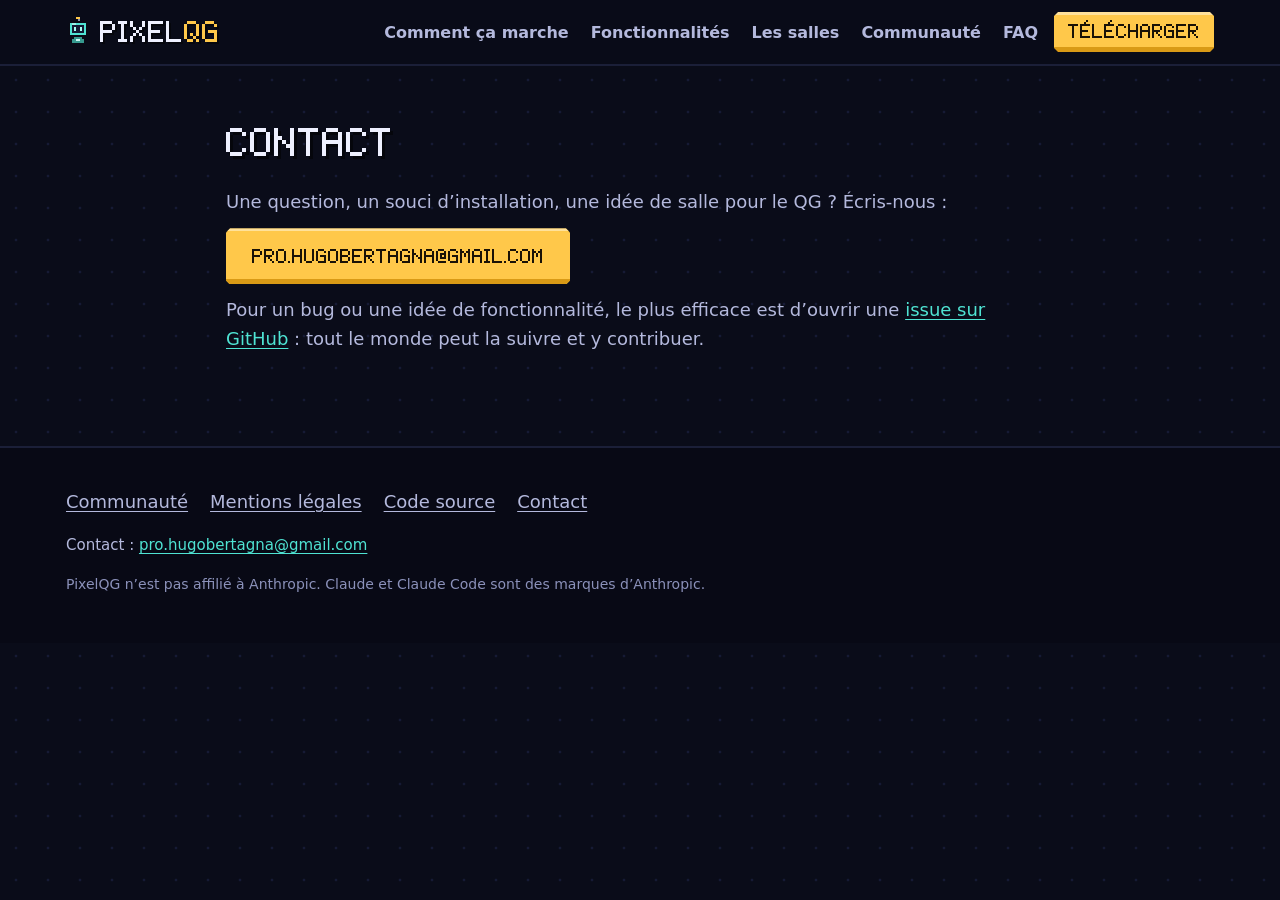
<file: legal/contact.html>
<!doctype html>
<html lang="fr">
<head>
<meta charset="utf-8">
<meta name="viewport" content="width=device-width, initial-scale=1">
<title>Contact — PixelQG</title>
<link rel="icon" href="../favicon.png" type="image/png">
<link rel="stylesheet" href="../css/style.css">
<script src="../config.js"></script>
<script src="../js/main.js" defer></script>
</head>
<body>
<a class="skip" href="#contenu">Aller au contenu</a>
<header class="nav">
  <div class="wrap nav__in">
    <a class="logo" href="../index.html" aria-label="PixelQG — accueil">
      <img class="px" src="../images/bot-cyan.png" width="24" height="30" alt="">
      <span class="logo__txt" aria-hidden="true">PIXEL<span>QG</span></span>
    </a>
    <nav class="nav__nav" aria-label="Navigation principale">
      <ul class="nav__links">
        <li><a href="../index.html#comment">Comment ça marche</a></li>
        <li><a href="../index.html#fonctions">Fonctionnalités</a></li>
        <li><a href="../index.html#salles">Les salles</a></li>
        <li><a href="../index.html#communaute">Communauté</a></li>
        <li><a href="../index.html#faq">FAQ</a></li>
      </ul>
    </nav>
    <a class="btn btn--sm nav__cta" href="https://github.com/hugobertagna/pixelqg-app/releases/download/v1.0.0/PixelQG-Setup-1.0.0.exe" data-download>Télécharger</a>
  </div>
</header>
<main id="contenu" class="legal">
  <div class="wrap wrap--narrow">
    <h1>Contact</h1>
    <p>Une question, un souci d’installation, une idée de salle pour le QG&nbsp;? Écris-nous&nbsp;:</p>
    <p><a class="btn btn--lg contact-mail" data-contact data-contact-text href="mailto:pro.hugobertagna@gmail.com">pro.hugobertagna@gmail.com</a></p>
    <p>Pour un bug ou une idée de fonctionnalité, le plus efficace est d’ouvrir une <a href="https://github.com/hugobertagna/pixelqg-app/issues">issue sur GitHub</a>&nbsp;: tout le monde peut la suivre et y contribuer.</p>
  </div>
</main>
<footer class="foot">
  <div class="wrap foot__in">
    <nav aria-label="Liens du site">
      <ul class="foot__links">
        <li><a href="../index.html#communaute">Communauté</a></li>
        <li><a href="mentions-legales.html">Mentions légales</a></li>
        <li><a href="https://github.com/hugobertagna/pixelqg-app">Code source</a></li>
        <li><a href="contact.html" aria-current="page">Contact</a></li>
      </ul>
    </nav>
    <p class="foot__mail">Contact&nbsp;: <a data-contact data-contact-text href="mailto:pro.hugobertagna@gmail.com">pro.hugobertagna@gmail.com</a></p>
    <p class="foot__legal">PixelQG n’est pas affilié à Anthropic. Claude et Claude Code sont des marques d’Anthropic.</p>
  </div>
</footer>
</body>
</html>
</file>
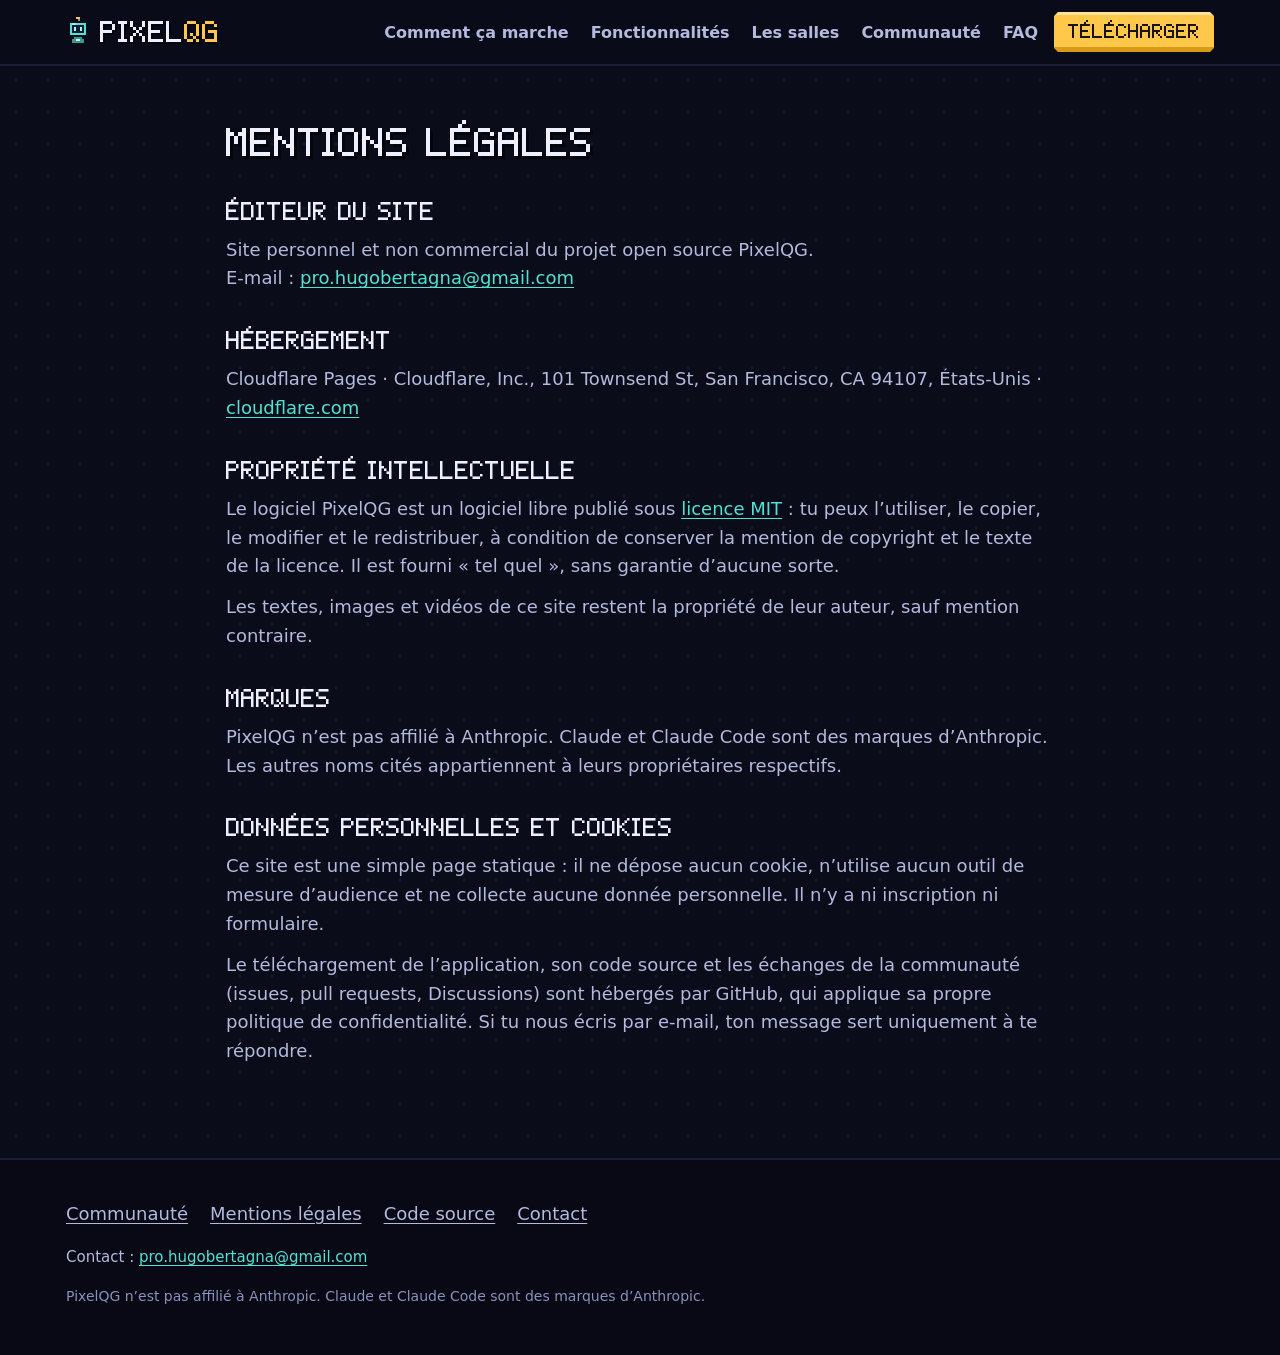
<file: legal/mentions-legales.html>
<!doctype html>
<html lang="fr">
<head>
<meta charset="utf-8">
<meta name="viewport" content="width=device-width, initial-scale=1">
<title>Mentions légales — PixelQG</title>
<meta name="robots" content="noindex">
<link rel="icon" href="../favicon.png" type="image/png">
<link rel="stylesheet" href="../css/style.css">
<script src="../config.js"></script>
<script src="../js/main.js" defer></script>
</head>
<body>
<a class="skip" href="#contenu">Aller au contenu</a>
<header class="nav">
  <div class="wrap nav__in">
    <a class="logo" href="../index.html" aria-label="PixelQG — accueil">
      <img class="px" src="../images/bot-cyan.png" width="24" height="30" alt="">
      <span class="logo__txt" aria-hidden="true">PIXEL<span>QG</span></span>
    </a>
    <nav class="nav__nav" aria-label="Navigation principale">
      <ul class="nav__links">
        <li><a href="../index.html#comment">Comment ça marche</a></li>
        <li><a href="../index.html#fonctions">Fonctionnalités</a></li>
        <li><a href="../index.html#salles">Les salles</a></li>
        <li><a href="../index.html#communaute">Communauté</a></li>
        <li><a href="../index.html#faq">FAQ</a></li>
      </ul>
    </nav>
    <a class="btn btn--sm nav__cta" href="https://github.com/hugobertagna/pixelqg-app/releases/download/v1.0.0/PixelQG-Setup-1.0.0.exe" data-download>Télécharger</a>
  </div>
</header>
<main id="contenu" class="legal">
  <div class="wrap wrap--narrow">
    <h1>Mentions légales</h1>
    <h2 class="h3">Éditeur du site</h2>
    <p>Site personnel et non commercial du projet open source PixelQG.<br>
    E-mail&nbsp;: <a href="mailto:pro.hugobertagna@gmail.com">pro.hugobertagna@gmail.com</a></p>

    <h2 class="h3">Hébergement</h2>
    <p>Cloudflare Pages · Cloudflare, Inc., 101 Townsend St, San Francisco, CA 94107, États-Unis · <a href="https://www.cloudflare.com">cloudflare.com</a></p>

    <h2 class="h3">Propriété intellectuelle</h2>
    <p>Le logiciel PixelQG est un logiciel libre publié sous <a href="https://github.com/hugobertagna/pixelqg-app">licence MIT</a>&nbsp;: tu peux l’utiliser, le copier, le modifier et le redistribuer, à condition de conserver la mention de copyright et le texte de la licence. Il est fourni «&nbsp;tel quel&nbsp;», sans garantie d’aucune sorte.</p>
    <p>Les textes, images et vidéos de ce site restent la propriété de leur auteur, sauf mention contraire.</p>

    <h2 class="h3">Marques</h2>
    <p>PixelQG n’est pas affilié à Anthropic. Claude et Claude Code sont des marques d’Anthropic. Les autres noms cités appartiennent à leurs propriétaires respectifs.</p>

    <h2 class="h3">Données personnelles et cookies</h2>
    <p>Ce site est une simple page statique&nbsp;: il ne dépose aucun cookie, n’utilise aucun outil de mesure d’audience et ne collecte aucune donnée personnelle. Il n’y a ni inscription ni formulaire.</p>
    <p>Le téléchargement de l’application, son code source et les échanges de la communauté (issues, pull requests, Discussions) sont hébergés par GitHub, qui applique sa propre politique de confidentialité. Si tu nous écris par e-mail, ton message sert uniquement à te répondre.</p>
  </div>
</main>
<footer class="foot">
  <div class="wrap foot__in">
    <nav aria-label="Liens du site">
      <ul class="foot__links">
        <li><a href="../index.html#communaute">Communauté</a></li>
        <li><a href="mentions-legales.html" aria-current="page">Mentions légales</a></li>
        <li><a href="https://github.com/hugobertagna/pixelqg-app">Code source</a></li>
        <li><a href="contact.html">Contact</a></li>
      </ul>
    </nav>
    <p class="foot__mail">Contact&nbsp;: <a data-contact data-contact-text href="mailto:pro.hugobertagna@gmail.com">pro.hugobertagna@gmail.com</a></p>
    <p class="foot__legal">PixelQG n’est pas affilié à Anthropic. Claude et Claude Code sont des marques d’Anthropic.</p>
  </div>
</footer>
</body>
</html>
</file>
<file: css/style.css>
/* PixelQG — landing page. Night-office pixel identity. No framework, no build step. */

@font-face {
  font-family: "PixelQG Pixel";
  src: url("../fonts/pixelqg-pixel.ttf") format("truetype");
  font-display: swap;
}

:root {
  --bg: #0a0c19;
  --bg-2: #0e1124;
  --panel: #141729;
  --panel-2: #1b1f36;
  --line: #2c3256;
  --line-2: #3a4170;
  --ink: #eef0ff;
  --dim: #b4b9dd;
  --mute: #8b91ba;
  --amber: #ffc84a;
  --amber-d: #d99a16;
  --cyan: #4fe3d3;
  --pink: #ff6fae;
  --green: #6fd36a;
  --violet: #b39bff;
  --blue: #5aaeff;
  --orange: #ff9a4a;
  --shadow: #05060c;
  --px: "PixelQG Pixel", "Cascadia Mono", Consolas, monospace;
  --sans: "Segoe UI", system-ui, -apple-system, Roboto, "Helvetica Neue", Arial, sans-serif;
  --mono: "Cascadia Mono", Consolas, ui-monospace, monospace;
  --gutter: 16px;
  color-scheme: dark;
}

*, *::before, *::after { box-sizing: border-box; }
html { scroll-behavior: smooth; -webkit-text-size-adjust: 100%; }
body {
  margin: 0;
  background-color: var(--bg);
  background-image: radial-gradient(#161a35 1.5px, transparent 1.6px);
  background-size: 32px 32px;
  color: var(--ink);
  font: 400 17px/1.6 var(--sans);
  overflow-x: hidden;
}
[hidden] { display: none !important; }
img, video { max-width: 100%; height: auto; display: block; }
.px { image-rendering: pixelated; }
a { color: var(--cyan); text-underline-offset: 3px; }
a:hover { color: #9ff5ec; }
:focus-visible { outline: 3px solid var(--amber); outline-offset: 3px; }
code, kbd { font-family: var(--mono); font-size: 0.92em; background: var(--panel-2); border: 1px solid var(--line-2); border-radius: 4px; padding: 0.05em 0.35em; color: var(--ink); }
kbd { box-shadow: inset 0 -2px 0 var(--line-2); }
strong { color: var(--ink); }

.wrap { width: 100%; max-width: 1180px; margin: 0 auto; padding: 0 var(--gutter); }
.wrap--narrow { max-width: 860px; }
.sr-only { position: absolute; width: 1px; height: 1px; overflow: hidden; clip: rect(0 0 0 0); white-space: nowrap; }
.skip { position: absolute; left: 12px; top: -60px; z-index: 100; background: var(--amber); color: #1a1206; padding: 10px 14px; font-weight: 700; text-decoration: none; }
.skip:focus { top: 12px; }

/* ---------- type ---------- */
.h1, .h2, .h3, .h4, .btn, .sign, .logo__txt, .price__amount, .step__n, .float b, .room__act, .badge { font-family: var(--px); font-weight: 400; }
.h1 { font-size: 32px; line-height: 1.3; margin: 0 0 20px; text-shadow: 3px 3px 0 var(--shadow); letter-spacing: 0; }
.h1 .hl { color: var(--amber); }
.h2 { font-size: 24px; line-height: 1.35; margin: 0 0 12px; text-shadow: 3px 3px 0 var(--shadow); }
.h3 { font-size: 16px; line-height: 1.5; margin: 0 0 8px; color: var(--ink); }
.h4 { font-size: 16px; line-height: 1.5; margin: 0 0 4px; color: var(--ink); }
.lead { font-size: 18px; color: var(--dim); max-width: 720px; margin: 0 auto 28px; }
.sub { color: var(--dim); max-width: 720px; margin: 0 0 36px; }
p { margin: 0 0 12px; }

@media (min-width: 720px) {
  body { font-size: 18px; }
  .h1 { font-size: 48px; }
  .h2 { font-size: 32px; }
  .lead { font-size: 20px; }
}
@media (min-width: 1100px) {
  .h1 { font-size: 64px; }
  .h2 { font-size: 40px; }
}

/* ---------- buttons ---------- */
.btn {
  --notch: 4px;
  display: inline-flex; align-items: center; justify-content: center; gap: 10px;
  min-height: 48px; padding: 12px 20px;
  font-size: 16px; line-height: 1.2; text-decoration: none; text-align: center;
  color: #1a1206; background: var(--amber);
  box-shadow: inset 0 -5px 0 var(--amber-d), inset 0 3px 0 #ffe19a;
  clip-path: polygon(var(--notch) 0, calc(100% - var(--notch)) 0, 100% var(--notch), 100% calc(100% - var(--notch)), calc(100% - var(--notch)) 100%, var(--notch) 100%, 0 calc(100% - var(--notch)), 0 var(--notch));
  transition: transform 0.12s ease, filter 0.12s ease;
  cursor: pointer; border: 0;
}
.btn:hover { color: #1a1206; transform: translateY(-2px); filter: brightness(1.06); }
.btn:active { transform: translateY(1px); box-shadow: inset 0 -2px 0 var(--amber-d); }
.btn:focus-visible { outline: none; filter: drop-shadow(0 0 0 var(--ink)); box-shadow: inset 0 0 0 3px #1a1206, inset 0 -5px 0 var(--amber-d); }
.btn--sm { min-height: 40px; padding: 8px 14px; font-size: 16px; }
.btn--lg { min-height: 56px; padding: 14px 26px; }
.btn--ghost { color: var(--ink); background: var(--panel-2); box-shadow: inset 0 -5px 0 #10132a, inset 0 0 0 2px var(--line-2); }
.btn--ghost:hover { color: var(--ink); background: #232848; }
.btn--ghost:focus-visible { box-shadow: inset 0 0 0 3px var(--amber); }
.btn--block { display: flex; width: 100%; }
.btn .ico { width: 16px; height: 16px; fill: currentColor; }

.ico { width: 16px; height: 16px; fill: currentColor; flex: none; shape-rendering: crispEdges; }

/* ---------- room signs ---------- */
.sign {
  display: inline-block; margin: 0 0 18px; padding: 8px 12px 6px;
  font-size: 16px; line-height: 1.4; color: var(--c, var(--amber));
  background: #0f1120; border: 3px solid var(--c, var(--amber));
  box-shadow: 4px 4px 0 var(--shadow);
}

/* ---------- nav ---------- */
.nav { position: sticky; top: 0; z-index: 50; background: rgba(10, 12, 25, 0.88); backdrop-filter: blur(8px); border-bottom: 2px solid #1b1f38; }
.nav__in { display: flex; align-items: center; gap: 16px; min-height: 64px; }
.logo { display: inline-flex; align-items: center; gap: 10px; text-decoration: none; color: var(--ink); margin-right: auto; }
.logo img { width: 24px; height: 30px; }
.logo__txt { font-size: 24px; line-height: 1; color: var(--ink); text-shadow: 2px 2px 0 var(--shadow); }
.logo__txt span { color: var(--amber); }
.nav__nav { display: flex; align-items: center; gap: 22px; }
.nav__links { display: none; list-style: none; margin: 0; padding: 0; gap: 22px; }
.nav__links a { color: var(--dim); text-decoration: none; font-size: 16px; font-weight: 600; }
.nav__links a:hover { color: var(--ink); }
.nav__cta { white-space: nowrap; }
.nav__gh { gap: 8px; white-space: nowrap; }
.nav__gh .ico--gh { width: 18px; height: 18px; }
.gh-stars { display: inline-flex; align-items: center; gap: 5px; padding-left: 8px; border-left: 2px solid var(--line-2); color: var(--amber); font-variant-numeric: tabular-nums; }
.gh-stars[hidden] { display: none; }
.gh-stars .ico { width: 12px; height: 12px; }
.gh-stars.is-bump { animation: gh-bump .6s steps(3); }
@keyframes gh-bump { 50% { transform: translateY(-3px); } }
@media (prefers-reduced-motion: reduce) { .gh-stars.is-bump { animation: none; } }
@media (max-width: 559px) { .nav__gh-label { display: none; } }
@media (max-width: 519px) { .nav__cta-label { display: none; } .nav__cta { padding-left: 12px; padding-right: 12px; } }
@media (min-width: 1100px) { .nav__links { display: flex; } }
@media (max-width: 379px) { .logo__txt { display: none; } }

/* ---------- hero ---------- */
.hero {
  position: relative; overflow: hidden; text-align: center;
  padding: 48px 0 0;
  image-rendering: pixelated;
  background:
    radial-gradient(ellipse 60% 40% at 50% 30%, rgba(255, 200, 74, 0.09), transparent 70%),
    url("../images/stars.png") 0 0 / 512px 512px repeat,
    linear-gradient(#06070f, #0b0e24 70%, #141a3d);
}
.hero__in { position: relative; z-index: 2; }
.badge {
  display: inline-flex; align-items: center; gap: 10px; margin: 0 0 24px; padding: 8px 14px 6px;
  font-size: 16px; line-height: 1.4; color: var(--cyan);
  border: 2px solid rgba(79, 227, 211, 0.6); background: rgba(79, 227, 211, 0.08);
}
.badge__dot { width: 8px; height: 8px; background: var(--cyan); box-shadow: 0 0 10px var(--cyan); }
.cta { display: flex; flex-wrap: wrap; gap: 14px; justify-content: center; margin-bottom: 20px; }
.ticks { list-style: none; display: flex; flex-wrap: wrap; justify-content: center; gap: 8px 22px; margin: 0 0 40px; padding: 0; color: var(--dim); font-size: 16px; }
.ticks li { display: inline-flex; align-items: center; gap: 8px; }
.ticks .ico { color: var(--green); }

.hero__stage { position: relative; z-index: 2; max-width: 1080px; padding-bottom: 72px; }
.win { margin: 0; background: #0f1120; border: 2px solid var(--line-2); border-radius: 10px; overflow: hidden; box-shadow: 0 30px 80px rgba(0, 0, 0, 0.55), 0 0 0 6px rgba(10, 12, 25, 0.6); }
.win__bar { display: flex; align-items: center; gap: 10px; height: 38px; padding: 0 12px; background: #1b1f38; border-bottom: 2px solid var(--line-2); color: var(--dim); font: 600 14px/1 var(--sans); text-align: left; }
.win__bar img { width: 12px; height: 15px; }
.win__bar span { margin-right: auto; }
.win__bar i { width: 12px; height: 12px; border: 2px solid var(--mute); }
.win__bar i:last-child { border-color: var(--pink); }
.hero__video { width: 100%; aspect-ratio: 1200 / 750; background: #0c0e1f; image-rendering: pixelated; }
.win__cap { padding: 10px 14px; font-size: 14px; color: var(--mute); text-align: left; border-top: 2px solid #1b1f38; }

.float { display: none; position: absolute; z-index: 3; padding: 10px 14px 8px; background: #0f1120; border: 3px solid var(--c); box-shadow: 5px 5px 0 var(--shadow); text-align: left; animation: bob 3.2s steps(2) infinite; }
.float span { display: block; font: 700 12px/1 var(--sans); letter-spacing: 2px; text-transform: uppercase; color: var(--mute); margin-bottom: 8px; }
.float b { display: block; font-size: 24px; line-height: 1; color: var(--c); }
.float--a { --c: var(--cyan); left: -24px; top: 18%; }
.float--b { --c: var(--amber); right: -28px; top: 34%; animation-delay: -1.1s; }
.float--c { --c: var(--pink); left: -20px; top: 62%; animation-delay: -2.1s; }
@media (min-width: 1180px) { .float { display: block; } }
@keyframes bob { 50% { transform: translateY(-6px); } }

.skyline {
  position: absolute; left: 50%; bottom: 0; z-index: 1; transform: translateX(-50%);
  width: max(100%, 960px); aspect-ratio: 480 / 100;
  background: url("../images/skyline.png") center bottom / 100% 100% no-repeat;
  image-rendering: pixelated; opacity: 0.9;
}

/* ---------- sections ---------- */
.section { padding: 72px 0; border-top: 2px solid #161a33; }
.section--alt { background: linear-gradient(rgba(20, 23, 41, 0.75), rgba(14, 17, 36, 0.75)); }
@media (min-width: 720px) { .section { padding: 104px 0; } }

/* problem */
.vs { display: grid; gap: 18px; }
.vs__col { padding: 26px 24px; background: var(--panel); border: 2px solid var(--line); border-radius: 10px; }
.vs__col ul { list-style: none; margin: 0; padding: 0; display: grid; gap: 14px; }
.vs__col li { display: flex; gap: 12px; align-items: baseline; color: var(--dim); }
.vs__col .ico { position: relative; top: 2px; }
.vs__col--bad .h3 { color: #ff8b7e; }
.vs__col--bad .ico { color: #ff8b7e; }
.vs__col--good { border-color: rgba(111, 211, 106, 0.55); box-shadow: 6px 6px 0 rgba(111, 211, 106, 0.12); }
.vs__col--good .h3 { color: var(--green); }
.vs__col--good .ico { color: var(--green); }
.vs__col--good li { color: var(--ink); }
@media (min-width: 820px) { .vs { grid-template-columns: 1fr 1fr; gap: 24px; } }

/* steps */
.steps { list-style: none; margin: 0; padding: 0; display: grid; gap: 56px; }
.step { display: grid; gap: 22px; align-items: center; }
.step__txt p { color: var(--dim); }
.step__n {
  display: inline-grid; place-items: center; width: 48px; height: 48px; margin-bottom: 14px;
  font-size: 24px; color: #1a1206; background: var(--amber);
  box-shadow: inset 0 -4px 0 var(--amber-d), 4px 4px 0 var(--shadow);
}
.shot { margin: 0; border: 2px solid var(--line-2); border-radius: 10px; overflow: hidden; background: #10121c; box-shadow: 0 18px 50px rgba(0, 0, 0, 0.45); }
.shot img { width: 100%; }
@media (min-width: 960px) {
  .step { grid-template-columns: 5fr 7fr; gap: 48px; }
  .step:nth-child(even) .step__txt { order: 2; }
}

/* demo */
.win--video { position: relative; }
.win--video video { display: block; width: 100%; aspect-ratio: 16 / 9; background: #06070f; }
.video-play { position: absolute; left: 50%; bottom: 10%; transform: translateX(-50%); }
.video-play:hover { transform: translate(-50%, -2px); }
.video-play:active { transform: translate(-50%, 1px); }
.video-play[disabled] { cursor: progress; filter: none; }
/* installation tutorial: the steps in writing, under the video */
.howto { list-style: none; margin: 28px 0 0; padding: 0; counter-reset: howto; display: grid; gap: 12px; max-width: 820px; }
.howto li { counter-increment: howto; display: flex; gap: 14px; align-items: flex-start; color: var(--dim); }
.howto li::before { content: counter(howto); flex: none; display: inline-grid; place-items: center; width: 30px; height: 30px; margin-top: -2px; background: var(--amber); color: #1a1206; font: 400 16px/1 var(--px); }
.howto strong { color: var(--ink); font-weight: 600; }

/* features */
.win--shot > a > img, .win--shot > img { width: 100%; }
.bento { display: grid; gap: 18px; margin-top: 28px; }
.card { display: flex; flex-direction: column; background: var(--panel); border: 2px solid var(--line); border-radius: 10px; overflow: hidden; }
.card__txt { padding: 22px 22px 18px; }
.card__txt p { color: var(--dim); margin: 0; }
.card__img { background: #10121c; }
.card__img--tall { width: 100%; height: 380px; object-fit: cover; object-position: top; border-bottom: 2px solid var(--line); }
.card--wide { gap: 0; }
.card__img--hud { width: calc(100% - 44px); margin: 0 22px 22px; border: 2px solid var(--line-2); border-radius: 8px; }
@media (min-width: 820px) {
  .bento { grid-template-columns: repeat(3, 1fr); }
  .card--wide { grid-column: 1 / -1; flex-direction: row; align-items: center; }
  .card--wide .card__txt { flex: 1 1 40%; }
  .card__img--hud { flex: 0 1 560px; width: auto; margin: 22px; }
}
.minis { list-style: none; margin: 36px 0 0; padding: 0; display: grid; gap: 14px; }
.minis li { display: flex; gap: 14px; padding: 18px; background: rgba(20, 23, 41, 0.7); border: 2px solid var(--line); border-radius: 10px; }
.minis .ico { width: 24px; height: 24px; color: var(--cyan); margin-top: 2px; }
.minis p { margin: 0; color: var(--dim); font-size: 16px; }
@media (min-width: 640px) { .minis { grid-template-columns: 1fr 1fr; } }
@media (min-width: 1000px) { .minis { grid-template-columns: repeat(3, 1fr); } }

/* rooms */
.rooms { list-style: none; margin: 0; padding: 0; display: grid; gap: 18px; }
.room { display: flex; flex-direction: column; background: var(--panel); border: 2px solid var(--line); border-radius: 10px; overflow: hidden; }
.room img { width: 100%; height: 220px; object-fit: cover; object-position: center top; border-bottom: 3px solid var(--c); }
.room__body { padding: 20px 20px 16px; }
.room__body .sign { margin-bottom: 10px; }
.room__act { margin: 0 0 8px; font-size: 16px; color: var(--c); }
.room__body p:last-child { color: var(--dim); margin: 0; }
@media (min-width: 640px) { .rooms { grid-template-columns: 1fr 1fr; } }
@media (min-width: 1000px) { .rooms { grid-template-columns: repeat(3, 1fr); } }

/* free & open source */
#gratuit .wrap > .sign, #gratuit .wrap > .h2, #gratuit .wrap > .sub { display: table; margin-left: auto; margin-right: auto; text-align: center; }
.oss { display: flex; justify-content: center; }
.oss .btn--block + .btn--block { margin-top: 10px; }
.hero__demo { margin: -4px 0 22px; }
.hero__demo a { display: inline-flex; align-items: center; gap: 8px; font-weight: 600; }
.comm__cta { justify-content: flex-start; margin: 32px 0 0; }
.price-card {
  position: relative; width: 100%; max-width: 560px; padding: 30px 24px 24px;
  background: var(--panel); border: 3px solid var(--amber); box-shadow: 8px 8px 0 var(--shadow), 0 0 60px rgba(255, 200, 74, 0.12);
}
.price-card__head { display: flex; align-items: center; justify-content: space-between; gap: 12px; margin-bottom: 22px; }
.price { margin: 0; display: flex; flex-direction: column; gap: 6px; }
.price__amount { font-size: 64px; line-height: 1; color: var(--amber); text-shadow: 4px 4px 0 var(--shadow); }
.price__note { font: 700 14px/1 var(--sans); letter-spacing: 2px; text-transform: uppercase; color: var(--mute); }
.price-card__bot { width: 60px; height: 75px; }
.incl { list-style: none; margin: 12px 0 18px; padding: 0; display: grid; gap: 10px; }
.incl li { display: flex; gap: 12px; align-items: baseline; }
.incl .ico { color: var(--green); position: relative; top: 2px; }
.excl { display: flex; gap: 12px; align-items: baseline; padding: 14px; margin: 0 0 22px; background: rgba(255, 139, 126, 0.08); border: 2px solid rgba(255, 139, 126, 0.35); color: var(--dim); font-size: 16px; }
.excl .ico { color: #ff8b7e; position: relative; top: 2px; }
.buy-note { margin: 14px 0 0; padding: 12px 14px; background: rgba(79, 227, 211, 0.1); border: 2px solid rgba(79, 227, 211, 0.5); color: var(--ink); font-size: 16px; }
.fine { margin: 16px 0 0; color: var(--mute); font-size: 14px; }
@media (min-width: 720px) { .price-card { padding: 38px 40px 32px; } .price__amount { font-size: 80px; } }

/* requirements */
.reqs { list-style: none; margin: 0; padding: 0; display: grid; gap: 16px; }
.reqs li { padding: 22px; background: var(--panel); border: 2px solid var(--line); border-radius: 10px; }
.reqs .ico { width: 32px; height: 32px; color: var(--violet); margin-bottom: 14px; }
.reqs p { margin: 0; color: var(--dim); font-size: 16px; }
@media (min-width: 640px) { .reqs { grid-template-columns: 1fr 1fr; } }
@media (min-width: 1000px) { .reqs { grid-template-columns: repeat(4, 1fr); } }

/* faq */
.faq { display: grid; gap: 12px; }
.faq details { background: var(--panel); border: 2px solid var(--line); border-radius: 10px; }
.faq details[open] { border-color: var(--line-2); }
.faq summary {
  list-style: none; cursor: pointer; display: flex; justify-content: space-between; gap: 16px; align-items: center;
  padding: 18px 20px; font-weight: 600; color: var(--ink);
}
.faq summary::-webkit-details-marker { display: none; }
.faq summary::after { content: "+"; font-family: var(--px); font-size: 24px; line-height: 1; color: var(--amber); flex: none; }
.faq details[open] summary::after { content: "-"; }
.faq details p { padding: 0 20px 18px; margin: 0; color: var(--dim); }

/* final */
.final { position: relative; overflow: hidden; text-align: center; padding: 88px 0 140px; border-top: 2px solid #161a33; background: radial-gradient(ellipse 50% 60% at 50% 40%, rgba(255, 200, 74, 0.1), transparent 70%); }
.final .sub { margin: 0 auto 28px; }
.parade { position: absolute; left: 0; bottom: 28px; display: flex; gap: 72px; width: max-content; animation: parade 22s linear -9s infinite; }
.parade img { width: 36px; height: 45px; animation: step 0.5s steps(1) infinite; }
.parade img:nth-child(even) { animation-delay: -0.25s; }
@keyframes parade { from { transform: translateX(-60vw); } to { transform: translateX(110vw); } }
@keyframes step { 50% { transform: translateY(-3px); } }

/* footer */
.foot { padding: 40px 0 48px; border-top: 2px solid #1b1f38; background: #080915; }
.foot__in { display: grid; gap: 16px; justify-items: start; }
.foot__links { list-style: none; display: flex; flex-wrap: wrap; gap: 8px 22px; margin: 0; padding: 0; }
.foot__links a { color: var(--dim); }
.foot__legal, .foot__copy { margin: 0; color: var(--mute); font-size: 14px; }

/* legal pages */
.legal { padding: 56px 0 80px; }
.legal h1 { font-family: var(--px); font-weight: 400; font-size: 32px; line-height: 1.3; margin: 0 0 24px; text-shadow: 3px 3px 0 var(--shadow); }
.legal h2 { font-size: 20px; margin: 32px 0 10px; }
.legal p, .legal li { color: var(--dim); }

@media (prefers-reduced-motion: reduce) {
  html { scroll-behavior: auto; }
  .float, .parade, .parade img { animation: none; }
  .parade { left: 50%; transform: translateX(-50%); gap: 24px; }
  .btn { transition: none; }
}
@media (max-width: 600px) {
  .video-play { bottom: 7%; min-height: 38px; padding: 7px 12px; font-size: 13px; white-space: nowrap; }
}

/* footer / contact e-mail */
.foot__mail { margin: 0; color: var(--dim); font-size: 15px; }
.contact-mail { text-transform: none; }
</file>
